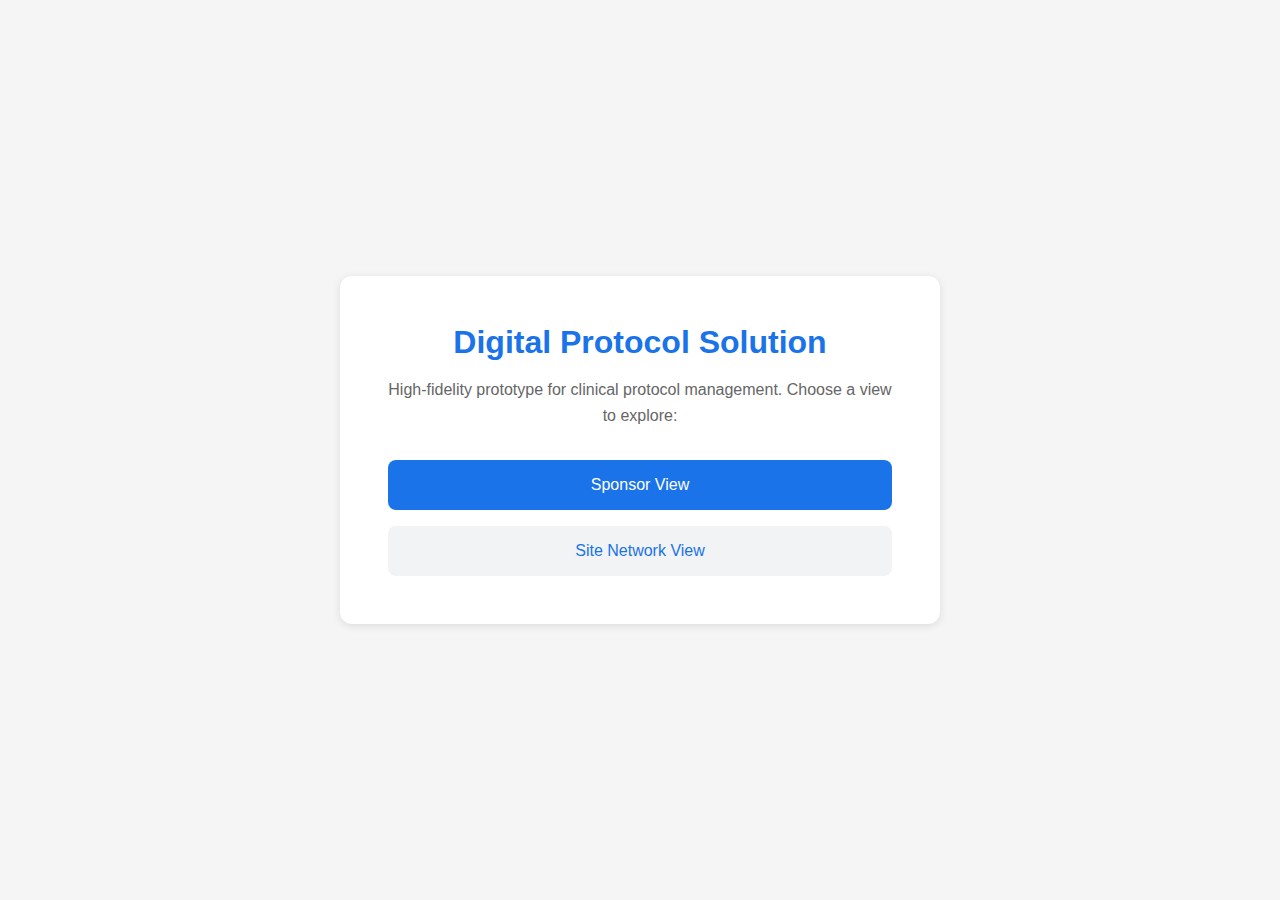
<file: index.html>
<!DOCTYPE html>
<html lang="en">
<head>
    <meta charset="UTF-8">
    <meta name="viewport" content="width=device-width, initial-scale=1.0">
    <title>Digital Protocol Solution - Prototype</title>
    <style>
        * {
            margin: 0;
            padding: 0;
            box-sizing: border-box;
        }
        
        body {
            font-family: -apple-system, BlinkMacSystemFont, 'Segoe UI', Roboto, 'Helvetica Neue', Arial, sans-serif;
            background: #f5f5f5;
            display: flex;
            justify-content: center;
            align-items: center;
            min-height: 100vh;
            padding: 20px;
        }
        
        .landing-container {
            background: white;
            border-radius: 12px;
            padding: 48px;
            max-width: 600px;
            box-shadow: 0 2px 8px rgba(0,0,0,0.1);
            text-align: center;
        }
        
        h1 {
            color: #1a73e8;
            margin-bottom: 16px;
            font-size: 2em;
        }
        
        p {
            color: #666;
            margin-bottom: 32px;
            line-height: 1.6;
        }
        
        .nav-links {
            display: flex;
            flex-direction: column;
            gap: 16px;
        }
        
        .nav-link {
            display: block;
            padding: 16px 24px;
            background: #1a73e8;
            color: white;
            text-decoration: none;
            border-radius: 8px;
            font-weight: 500;
            transition: background 0.2s;
        }
        
        .nav-link:hover {
            background: #1557b0;
        }
        
        .nav-link.secondary {
            background: #f1f3f4;
            color: #1a73e8;
        }
        
        .nav-link.secondary:hover {
            background: #e8eaed;
        }
    </style>
</head>
<body>
    <div class="landing-container">
        <h1>Digital Protocol Solution</h1>
        <p>High-fidelity prototype for clinical protocol management. Choose a view to explore:</p>
        <div class="nav-links">
            <a href="sponsor.html" class="nav-link">Sponsor View</a>
            <a href="network.html" class="nav-link secondary">Site Network View</a>
        </div>
    </div>
</body>
</html>
</file>
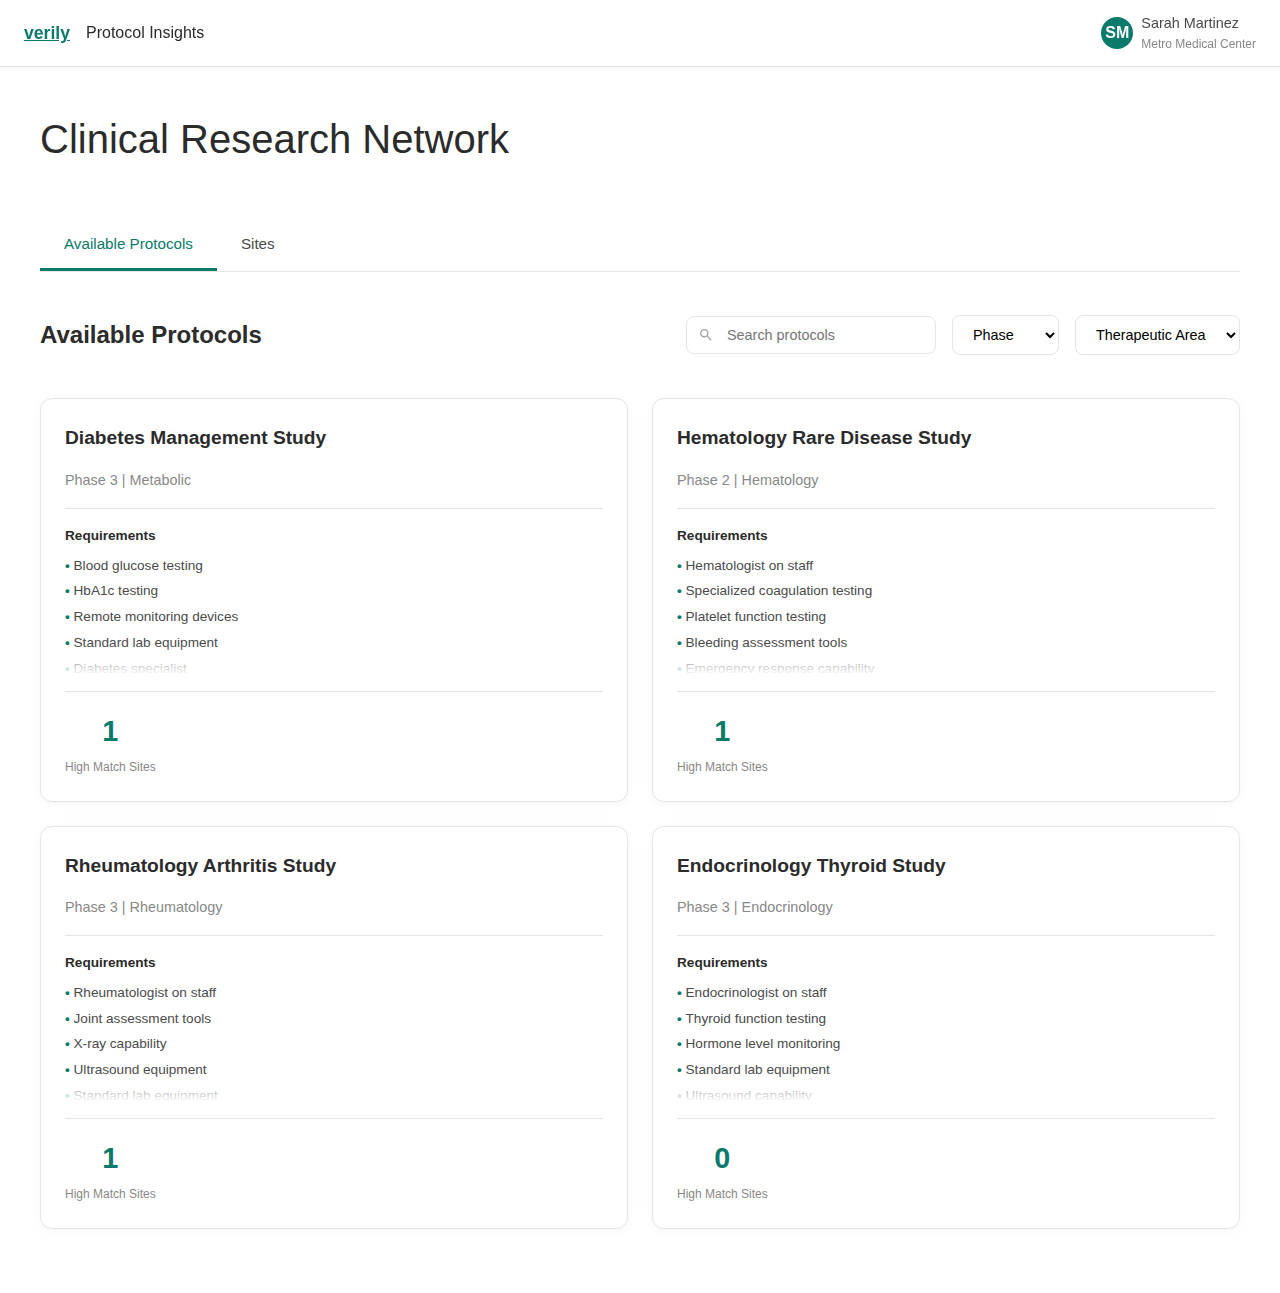
<file: network.html>
<!DOCTYPE html>
<html lang="en">
<head>
    <meta charset="UTF-8">
    <meta name="viewport" content="width=device-width, initial-scale=1.0">
    <title>Site Network - Verily Digital Protocol</title>
    <link rel="stylesheet" href="styles.css">
    <style>
        /* Network-specific styles */
        /* Tabs */
        .view-tabs {
            display: flex;
            gap: 0;
            border-bottom: 1px solid var(--verily-border);
            margin: 0 40px 24px 40px;
        }

        .view-tab {
            padding: 16px 24px;
            background: none;
            border: none;
            border-bottom: 3px solid transparent;
            cursor: pointer;
            font-size: 0.95em;
            font-weight: 500;
            color: var(--verily-text);
            transition: all 0.2s ease;
        }

        .view-tab:hover {
            color: var(--verily-primary);
        }

        .view-tab.active {
            color: var(--verily-primary);
            border-bottom-color: var(--verily-primary);
        }

        .view-content {
            display: none;
        }

        .view-content.active {
            display: block;
        }

        .sites-grid {
            display: grid;
            grid-template-columns: repeat(auto-fill, minmax(350px, 1fr));
            gap: 24px;
            margin-bottom: 24px;
        }

        .site-card {
            background: white;
            border: 1px solid var(--verily-border);
            border-radius: 12px;
            padding: 24px;
            box-shadow: 0 2px 8px rgba(0,0,0,0.04);
            cursor: pointer;
            transition: all 0.2s ease;
        }

        .site-card:hover {
            box-shadow: 0 4px 16px rgba(0,0,0,0.08);
            transform: translateY(-2px);
        }

        .site-card-header {
            margin-bottom: 16px;
        }

        .site-card-name {
            font-size: 1.2em;
            font-weight: 600;
            color: var(--verily-secondary);
            margin-bottom: 4px;
        }

        .site-card-location {
            font-size: 0.9em;
            color: #888;
        }

        .site-card-specialties {
            margin-bottom: 16px;
        }

        .site-card-specialties-label {
            font-size: 0.85em;
            color: #888;
            margin-bottom: 8px;
        }

        .specialty-tags {
            display: flex;
            flex-wrap: wrap;
            gap: 6px;
        }

        .specialty-tag {
            padding: 4px 10px;
            background: rgba(10, 122, 107, 0.1);
            color: var(--verily-primary);
            border-radius: 12px;
            font-size: 0.75em;
            font-weight: 500;
        }

        .site-card-metrics {
            display: grid;
            grid-template-columns: repeat(2, 1fr);
            gap: 12px;
            padding-top: 16px;
            border-top: 1px solid var(--verily-border);
        }

        .site-metric {
            display: flex;
            flex-direction: column;
        }

        .site-metric-label {
            font-size: 0.75em;
            color: #888;
            margin-bottom: 4px;
        }

        .site-metric-value {
            font-size: 1.1em;
            font-weight: 600;
            color: var(--verily-secondary);
        }

        .site-card-capabilities-count {
            font-size: 0.85em;
            color: #888;
            margin-top: 8px;
        }

        /* Protocol list styles */
        .protocols-grid {
            display: grid;
            grid-template-columns: repeat(auto-fill, minmax(400px, 1fr));
            gap: 24px;
            margin-bottom: 24px;
        }

        .protocol-card {
            background: white;
            border: 1px solid var(--verily-border);
            border-radius: 12px;
            padding: 24px;
            box-shadow: 0 2px 8px rgba(0,0,0,0.04);
            cursor: pointer;
            transition: all 0.2s ease;
        }

        .protocol-card:hover {
            box-shadow: 0 4px 16px rgba(0,0,0,0.08);
            transform: translateY(-2px);
        }

        .protocol-card-header {
            margin-bottom: 16px;
            display: flex;
            flex-direction: column;
        }

        .protocol-card-title {
            font-size: 1.2em;
            font-weight: 600;
            color: var(--verily-secondary);
            margin-bottom: 8px;
            display: block;
        }

        .protocol-card-meta {
            font-size: 0.9em;
            color: #888;
            margin-top: 8px;
            line-height: 1.5;
            display: block;
        }

        .protocol-card-metrics {
            display: flex;
            justify-content: space-between;
            align-items: center;
            padding-top: 16px;
            border-top: 1px solid var(--verily-border);
        }

        .protocol-metric {
            display: flex;
            flex-direction: column;
            align-items: center;
        }

        .protocol-metric-value {
            font-size: 1.8em;
            font-weight: 600;
            color: var(--verily-primary);
            margin-bottom: 4px;
        }

        .protocol-metric-label {
            font-size: 0.75em;
            color: #888;
        }

        .protocol-card-requirements {
            margin: 16px 0;
            padding-top: 16px;
            border-top: 1px solid var(--verily-border);
        }

        .protocol-requirements-label {
            font-size: 0.85em;
            font-weight: 600;
            color: var(--verily-secondary);
            margin-bottom: 8px;
        }

        .protocol-requirements-list {
            font-size: 0.85em;
            color: var(--verily-text);
            line-height: 1.6;
            max-height: 120px;
            overflow: hidden;
            position: relative;
        }

        .protocol-requirements-list.truncated::after {
            content: '';
            position: absolute;
            bottom: 0;
            left: 0;
            right: 0;
            height: 30px;
            background: linear-gradient(to bottom, transparent, white);
        }

        .protocol-requirement-item {
            margin-bottom: 4px;
        }

        .protocol-requirement-item::before {
            content: '• ';
            color: var(--verily-primary);
            font-weight: bold;
        }
    </style>
</head>
<body>
    <!-- Navigation Bar -->
    <div class="nav-bar">
        <div class="nav-left">
            <a href="index.html" class="nav-logo">verily</a>
            <div class="nav-title">Protocol Insights</div>
        </div>
        <div class="nav-right">
            <div class="user-profile">
                <div class="user-avatar">SM</div>
                <div class="user-info">
                    <div class="user-name">Sarah Martinez</div>
                    <div class="user-org">Metro Medical Center</div>
                </div>
            </div>
        </div>
    </div>

    <!-- Main Content -->
    <div class="welcome-section">
        <h1 class="welcome-title">Clinical Research Network</h1>
    </div>

    <!-- Tabs -->
    <div class="view-tabs">
        <button class="view-tab active" onclick="switchView('protocols', event)">Available Protocols</button>
        <button class="view-tab" onclick="switchView('sites', event)">Sites</button>
    </div>

    <!-- Protocols View -->
    <div class="view-content active" id="protocolsView">
        <div class="protocols-section">
            <div class="protocols-header">
                <h2 class="protocols-title">Available Protocols</h2>
                <div class="protocols-controls">
                    <div class="search-box">
                        <svg class="search-icon" viewBox="0 0 24 24" fill="currentColor">
                            <path d="M15.5 14h-.79l-.28-.27C15.41 12.59 16 11.11 16 9.5 16 5.91 13.09 3 9.5 3S3 5.91 3 9.5 5.91 16 9.5 16c1.61 0 3.09-.59 4.23-1.57l.27.28v.79l5 4.99L20.49 19l-4.99-5zm-6 0C7.01 14 5 11.99 5 9.5S7.01 5 9.5 5 14 7.01 14 9.5 11.99 14 9.5 14z"/>
                        </svg>
                        <input type="text" class="search-input" id="protocolSearch" placeholder="Search protocols">
                    </div>
                    <select class="filter-select" id="phaseFilter">
                        <option value="">Phase</option>
                    </select>
                    <select class="filter-select" id="therapeuticAreaFilter">
                        <option value="">Therapeutic Area</option>
                    </select>
                </div>
            </div>
            <div class="protocols-grid" id="protocolsGrid">
                <!-- Protocol cards will be rendered here -->
            </div>
        </div>
    </div>

    <!-- Sites View -->
    <div class="view-content" id="sitesView">
        <div class="protocols-section">
            <div class="protocols-header">
                <h2 class="protocols-title">Sites</h2>
                <div class="protocols-controls">
                    <div class="search-box">
                        <svg class="search-icon" viewBox="0 0 24 24" fill="currentColor">
                            <path d="M15.5 14h-.79l-.28-.27C15.41 12.59 16 11.11 16 9.5 16 5.91 13.09 3 9.5 3S3 5.91 3 9.5 5.91 16 9.5 16c1.61 0 3.09-.59 4.23-1.57l.27.28v.79l5 4.99L20.49 19l-4.99-5zm-6 0C7.01 14 5 11.99 5 9.5S7.01 5 9.5 5 14 7.01 14 9.5 11.99 14 9.5 14z"/>
                        </svg>
                        <input type="text" class="search-input" id="siteSearch" placeholder="Search sites">
                    </div>
                    <select class="filter-select" id="specialtyFilter">
                        <option value="">Specialty</option>
                    </select>
                    <select class="filter-select" id="capabilityFilter">
                        <option value="">Capability</option>
                    </select>
                </div>
            </div>
            <div class="sites-grid" id="sitesGrid">
                <!-- Site cards will be rendered here -->
            </div>
        </div>
    </div>


    <script src="data.js"></script>
    <script>
        let allSites = [];
        let allProtocols = [];

        // Initialize
        document.addEventListener('DOMContentLoaded', function() {
            allSites = ProtocolData.sites;
            // Filter to only published protocols
            allProtocols = ProtocolData.protocols.filter(p => 
                p.status === 'Published' && p.isPublic === true
            );
            initializeFilters();
            renderSites();
            renderProtocols();
            setupEventListeners();
        });

        function switchView(viewName, evt) {
            // Update tabs
            document.querySelectorAll('.view-tab').forEach(tab => tab.classList.remove('active'));
            document.querySelectorAll('.view-content').forEach(content => content.classList.remove('active'));
            
            if (evt && evt.target) {
                evt.target.classList.add('active');
            } else {
                // Fallback: find the button by viewName
                const buttons = document.querySelectorAll('.view-tab');
                buttons.forEach(btn => {
                    if ((viewName === 'sites' && btn.textContent.trim() === 'Sites') ||
                        (viewName === 'protocols' && btn.textContent.trim() === 'Available Protocols')) {
                        btn.classList.add('active');
                    }
                });
            }
            
            if (viewName === 'sites') {
                document.getElementById('sitesView').classList.add('active');
            } else if (viewName === 'protocols') {
                document.getElementById('protocolsView').classList.add('active');
            }
        }

        function initializeFilters() {
            // Get all unique specialties
            const specialties = [...new Set(ProtocolData.sites.flatMap(site => site.specialties))].sort();
            const specialtyFilter = document.getElementById('specialtyFilter');
            specialties.forEach(specialty => {
                const option = document.createElement('option');
                option.value = specialty;
                option.textContent = specialty;
                specialtyFilter.appendChild(option);
            });

            // Get all unique capabilities
            const capabilities = [...new Set(ProtocolData.sites.flatMap(site => site.capabilities))].sort();
            const capabilityFilter = document.getElementById('capabilityFilter');
            capabilities.forEach(capability => {
                const option = document.createElement('option');
                option.value = capability;
                option.textContent = capability;
                capabilityFilter.appendChild(option);
            });

            // Initialize protocol filters
            const phases = [...new Set(allProtocols.map(p => p.phase))].sort();
            const phaseFilter = document.getElementById('phaseFilter');
            phases.forEach(phase => {
                const option = document.createElement('option');
                option.value = phase;
                option.textContent = phase;
                phaseFilter.appendChild(option);
            });

            const therapeuticAreas = [...new Set(allProtocols.map(p => p.therapeuticArea))].sort();
            const therapeuticAreaFilter = document.getElementById('therapeuticAreaFilter');
            therapeuticAreas.forEach(ta => {
                const option = document.createElement('option');
                option.value = ta;
                option.textContent = ta;
                therapeuticAreaFilter.appendChild(option);
            });
        }

        function setupEventListeners() {
            document.getElementById('siteSearch').addEventListener('input', filterSites);
            document.getElementById('specialtyFilter').addEventListener('change', filterSites);
            document.getElementById('capabilityFilter').addEventListener('change', filterSites);
            
            document.getElementById('protocolSearch').addEventListener('input', filterProtocols);
            document.getElementById('phaseFilter').addEventListener('change', filterProtocols);
            document.getElementById('therapeuticAreaFilter').addEventListener('change', filterProtocols);
        }

        function filterSites() {
            const searchTerm = document.getElementById('siteSearch').value.toLowerCase();
            const specialtyFilter = document.getElementById('specialtyFilter').value;
            const capabilityFilter = document.getElementById('capabilityFilter').value;

            const filteredSites = allSites.filter(site => {
                const matchesSearch = !searchTerm || 
                    site.name.toLowerCase().includes(searchTerm) ||
                    site.location.toLowerCase().includes(searchTerm);
                
                const matchesSpecialty = !specialtyFilter || 
                    site.specialties.includes(specialtyFilter);
                
                const matchesCapability = !capabilityFilter || 
                    site.capabilities.includes(capabilityFilter);

                return matchesSearch && matchesSpecialty && matchesCapability;
            });

            renderSites(filteredSites);
        }

        function filterProtocols() {
            const searchTerm = document.getElementById('protocolSearch').value.toLowerCase();
            const phaseFilter = document.getElementById('phaseFilter').value;
            const therapeuticAreaFilter = document.getElementById('therapeuticAreaFilter').value;

            const filteredProtocols = allProtocols.filter(protocol => {
                const matchesSearch = !searchTerm || 
                    protocol.title.toLowerCase().includes(searchTerm) ||
                    protocol.therapeuticArea.toLowerCase().includes(searchTerm);
                
                const matchesPhase = !phaseFilter || protocol.phase === phaseFilter;
                const matchesTherapeuticArea = !therapeuticAreaFilter || 
                    protocol.therapeuticArea === therapeuticAreaFilter;

                return matchesSearch && matchesPhase && matchesTherapeuticArea;
            });

            renderProtocols(filteredProtocols);
        }

        function renderProtocols(protocols = allProtocols) {
            const container = document.getElementById('protocolsGrid');
            if (!container || !window.ProtocolData) {
                console.error('Container or ProtocolData not found');
                return;
            }

            if (protocols.length === 0) {
                container.innerHTML = '<p style="color: #888; grid-column: 1 / -1;">No protocols found matching your criteria</p>';
                return;
            }

            container.innerHTML = protocols.map(protocol => {
                // Calculate high match sites (match score >= 70)
                const matches = ProtocolData.matchSitesToProtocol(protocol.id);
                const highMatchSites = matches.filter(m => m.matchScore >= 70);
                const highMatchCount = highMatchSites.length;

                // Show all requirements but truncate visually if there are many
                const requirements = protocol.requirements || [];
                const hasManyRequirements = requirements.length > 6;
                const truncatedClass = hasManyRequirements ? 'truncated' : '';

                const requirementsHtml = requirements.length > 0 
                    ? `
                        <div class="protocol-card-requirements">
                            <div class="protocol-requirements-label">Requirements</div>
                            <div class="protocol-requirements-list ${truncatedClass}">
                                ${requirements.map(req => 
                                    `<div class="protocol-requirement-item">${req}</div>`
                                ).join('')}
                            </div>
                        </div>
                    `
                    : '';

                return `
                    <div class="protocol-card" onclick="window.location.href='protocol-detail.html?id=${protocol.id}&view=network'">
                        <div class="protocol-card-header">
                            <div class="protocol-card-title">${protocol.title}</div>
                            <div class="protocol-card-meta">${protocol.phase} | ${protocol.therapeuticArea}</div>
                        </div>
                        ${requirementsHtml}
                        <div class="protocol-card-metrics">
                            <div class="protocol-metric">
                                <div class="protocol-metric-value">${highMatchCount}</div>
                                <div class="protocol-metric-label">High Match Sites</div>
                            </div>
                        </div>
                    </div>
                `;
            }).join('');
        }

        function renderSites(sites = allSites) {
            const container = document.getElementById('sitesGrid');
            if (!container || !window.ProtocolData) {
                console.error('Container or ProtocolData not found');
                return;
            }

            if (sites.length === 0) {
                container.innerHTML = '<p style="color: #888; grid-column: 1 / -1;">No sites found matching your criteria</p>';
                return;
            }

            container.innerHTML = sites.map(site => {
                const performance = site.pastPerformance;
                
                return `
                    <div class="site-card" onclick="window.location.href='site.html?id=${site.id}'">
                        <div class="site-card-header">
                            <div class="site-card-name">${site.name}</div>
                            <div class="site-card-location">${site.location}</div>
                        </div>
                        <div class="site-card-specialties">
                            <div class="site-card-specialties-label">Specialties</div>
                            <div class="specialty-tags">
                                ${site.specialties.map(spec => `<span class="specialty-tag">${spec}</span>`).join('')}
                            </div>
                        </div>
                        <div class="site-card-metrics">
                            <div class="site-metric">
                                <div class="site-metric-label">Enrollment Rate</div>
                                <div class="site-metric-value">${performance.enrollmentRate}%</div>
                            </div>
                            <div class="site-metric">
                                <div class="site-metric-label">Retention Rate</div>
                                <div class="site-metric-value">${performance.retentionRate}%</div>
                            </div>
                            <div class="site-metric">
                                <div class="site-metric-label">Compliance</div>
                                <div class="site-metric-value">${performance.protocolCompliance}%</div>
                            </div>
                            <div class="site-metric">
                                <div class="site-metric-label">Time to First Patient</div>
                                <div class="site-metric-value">${performance.averageTimeToFirstPatient} days</div>
                            </div>
                        </div>
                    </div>
                `;
            }).join('');
        }

        // Make switchView available globally
        window.switchView = switchView;
    </script>
</body>
</html>
</file>
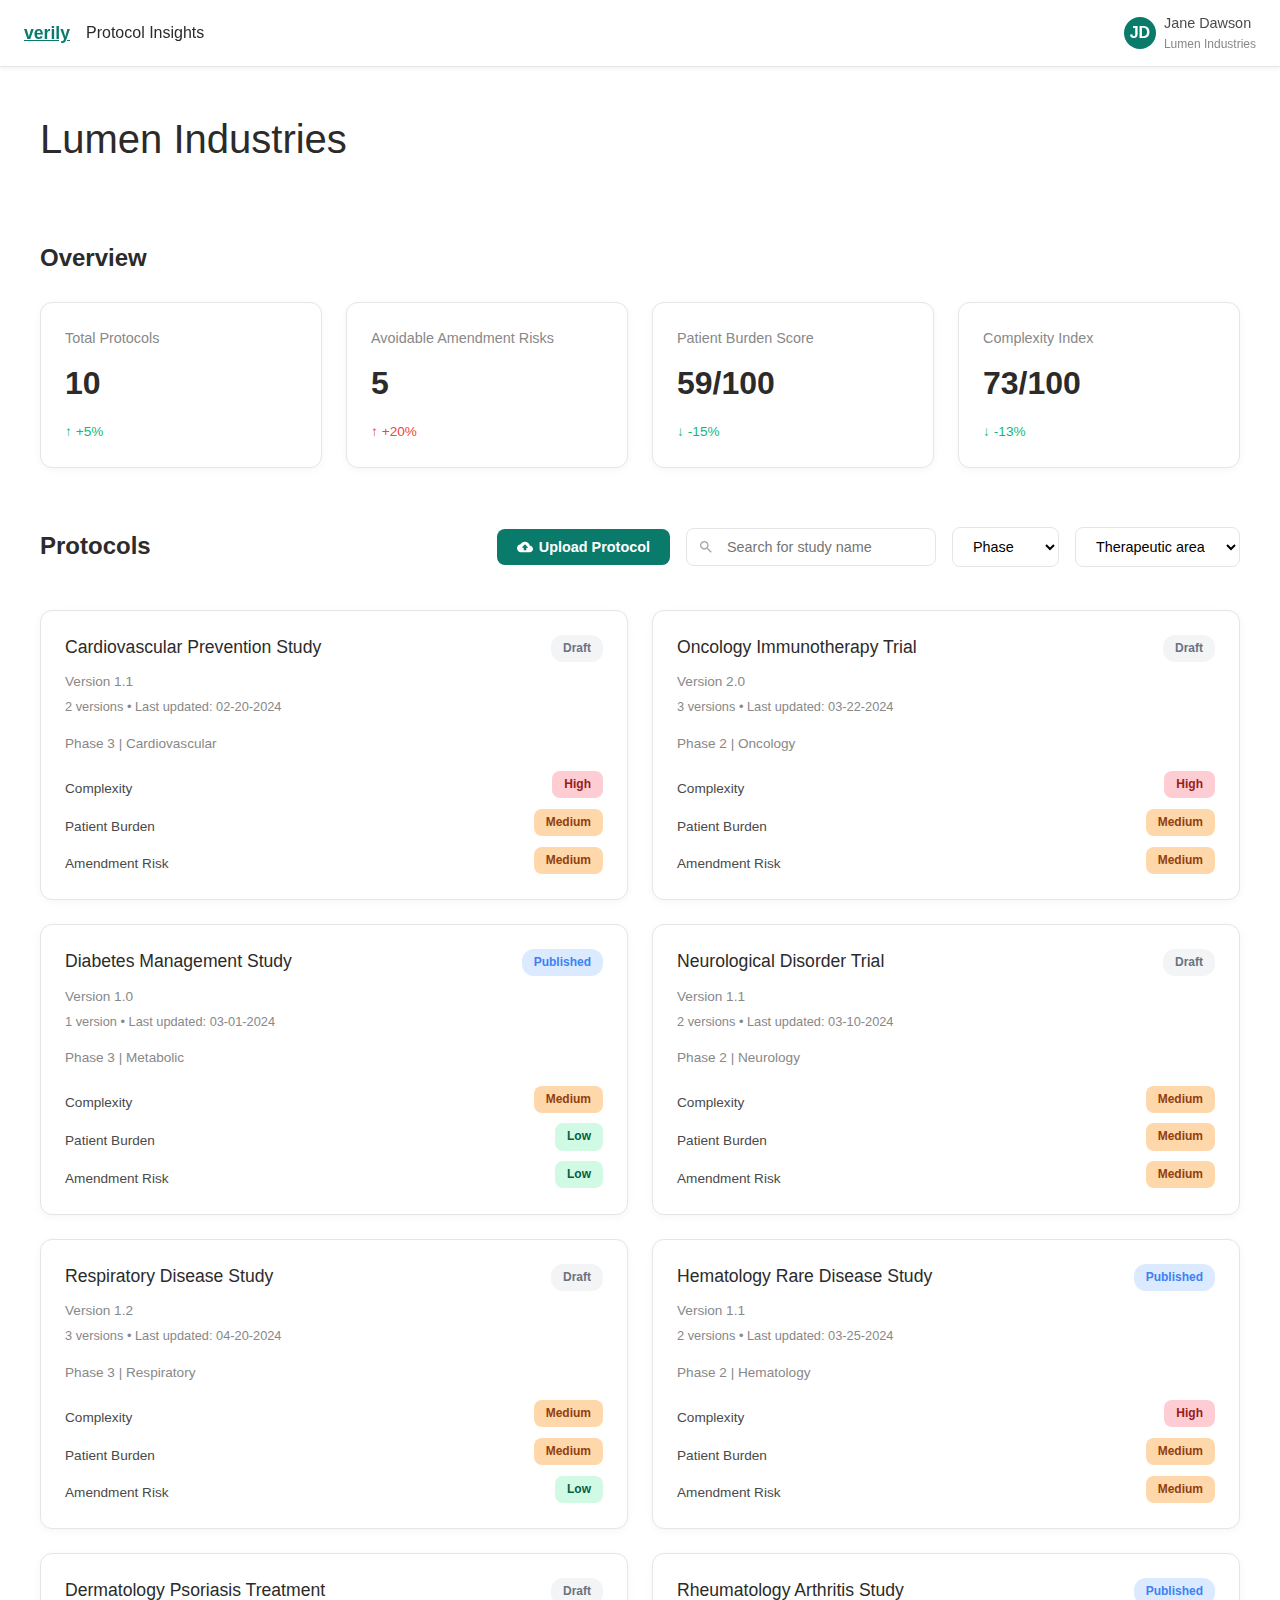
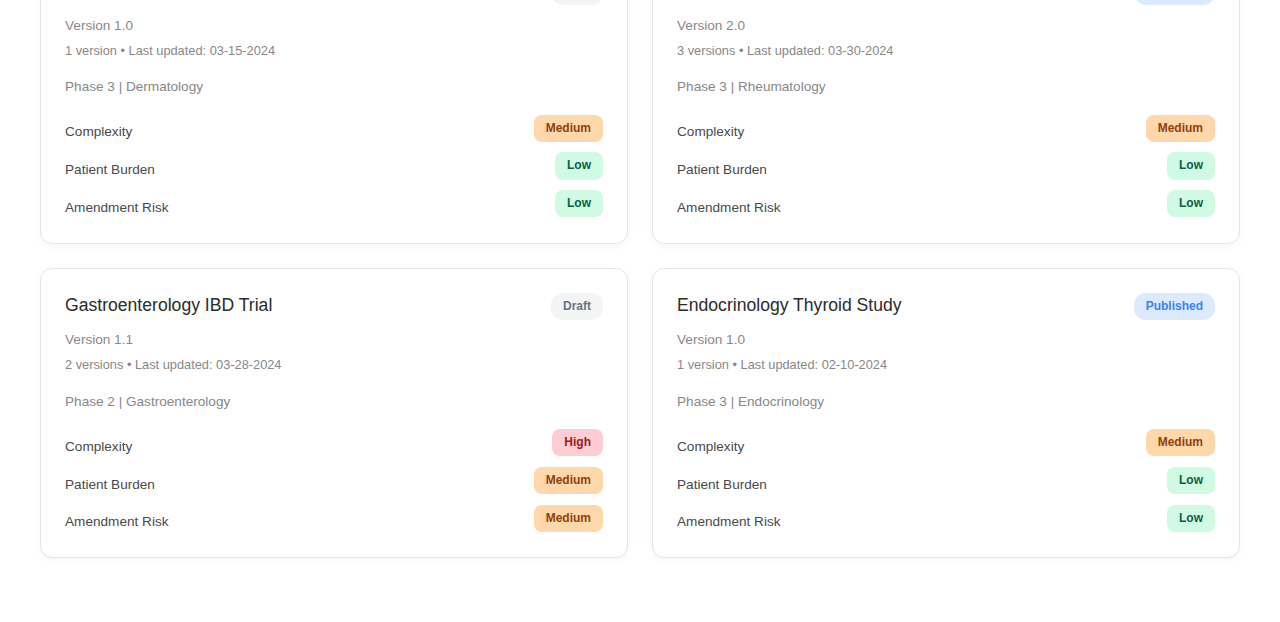
<file: protocol-detail.html>
<!DOCTYPE html>
<html lang="en">
<head>
    <meta charset="UTF-8">
    <meta name="viewport" content="width=device-width, initial-scale=1.0">
    <title>Protocol Detail - Verily Protocol Insights</title>
    <link rel="stylesheet" href="styles.css">
    <style>
        /* Protocol Detail Specific Styles */
        .detail-nav-bar {
            background: white;
            border-bottom: 1px solid var(--verily-border);
            padding: 12px 24px;
            display: flex;
            justify-content: space-between;
            align-items: center;
            position: sticky;
            top: 0;
            z-index: 100;
            box-shadow: 0 2px 4px rgba(0,0,0,0.05);
        }

        .detail-nav-left {
            display: flex;
            align-items: center;
            gap: 16px;
        }

        .back-link {
            display: flex;
            align-items: center;
            gap: 8px;
            text-decoration: none;
            color: var(--verily-text);
            font-weight: 500;
        }

        .back-link:hover {
            color: var(--verily-primary);
        }

        .detail-nav-right {
            display: flex;
            gap: 12px;
            align-items: center;
        }

        .btn-status-completed {
            padding: 8px 16px;
            border-radius: 20px;
            border: none;
            font-size: 0.85em;
            font-weight: 600;
            background: rgba(16, 185, 129, 0.1);
            color: var(--verily-success);
            cursor: pointer;
        }

        .btn-export {
            padding: 8px 16px;
            border-radius: 8px;
            border: 1px solid var(--verily-border);
            background: white;
            font-size: 0.85em;
            cursor: pointer;
            display: flex;
            align-items: center;
            gap: 6px;
        }

        .protocol-header {
            padding: 40px;
            background: white;
        }

        .protocol-header-id {
            font-size: 1.5em;
            font-weight: 600;
            color: var(--verily-secondary);
            margin-bottom: 8px;
        }

        .protocol-header-title {
            font-size: 1.8em;
            font-weight: 600;
            color: var(--verily-secondary);
            margin-bottom: 8px;
        }

        .protocol-header-version {
            font-size: 1em;
            color: #888;
        }

        .overview-metrics {
            display: grid;
            grid-template-columns: repeat(4, 1fr);
            gap: 24px;
            padding: 0 40px 40px 40px;
        }

        .overview-metric-card {
            background: white;
            border: 1px solid var(--verily-border);
            border-radius: 12px;
            padding: 24px;
            box-shadow: 0 2px 8px rgba(0,0,0,0.04);
        }

        .overview-metric-label {
            font-size: 0.9em;
            color: #888;
            margin-bottom: 8px;
            font-weight: 500;
        }

        .overview-metric-value {
            font-size: 2.5em;
            font-weight: 600;
            color: var(--verily-secondary);
            margin-bottom: 8px;
        }

        .overview-metric-comparison {
            font-size: 0.85em;
            color: #888;
            margin-bottom: 12px;
        }

        .overview-metric-trend {
            display: flex;
            align-items: center;
            gap: 4px;
            font-size: 0.85em;
            font-weight: 600;
        }

        .trend-up {
            color: var(--verily-success);
        }

        .trend-down {
            color: var(--verily-danger);
        }

        .metric-section {
            background: white;
            border: 1px solid var(--verily-border);
            border-radius: 12px;
            padding: 32px;
            margin: 0 40px 24px 40px;
            box-shadow: 0 2px 8px rgba(0,0,0,0.04);
        }

        .metric-section-header {
            display: flex;
            justify-content: space-between;
            align-items: center;
            margin-bottom: 24px;
        }

        .metric-section-title {
            font-size: 1.5em;
            font-weight: 600;
            color: var(--verily-secondary);
        }

        .view-drivers-link {
            color: var(--verily-primary);
            font-size: 0.9em;
            text-decoration: none;
        }

        .view-drivers-link:hover {
            text-decoration: underline;
        }

        .metric-score-display {
            display: flex;
            align-items: baseline;
            gap: 12px;
            margin-bottom: 24px;
        }

        .metric-score-value {
            font-size: 3em;
            font-weight: 600;
            color: var(--verily-secondary);
        }

        .metric-score-trend {
            display: flex;
            align-items: center;
            gap: 4px;
            font-size: 1em;
            font-weight: 600;
        }

        .driver-item {
            padding: 20px;
            margin-bottom: 16px;
            background: var(--verily-neutral);
            border-radius: 8px;
            border-left: 4px solid var(--verily-primary);
        }

        .driver-name {
            font-weight: 600;
            color: var(--verily-secondary);
            margin-bottom: 8px;
            font-size: 1em;
        }

        .driver-description {
            color: var(--verily-text);
            line-height: 1.6;
            font-size: 0.9em;
        }

        .amendment-risk-gauge {
            display: flex;
            align-items: center;
            justify-content: center;
            margin: 32px 0;
        }

        .gauge-container {
            position: relative;
            width: 200px;
            height: 200px;
        }

        .gauge-circle {
            width: 200px;
            height: 200px;
            border-radius: 50%;
            border: 24px solid #e5e7eb;
            border-top-color: var(--verily-danger);
            border-right-color: var(--verily-danger);
            border-bottom-color: transparent;
            border-left-color: transparent;
            transform: rotate(-45deg);
            position: relative;
        }

        .gauge-value {
            position: absolute;
            top: 50%;
            left: 50%;
            transform: translate(-50%, -50%);
            font-size: 4em;
            font-weight: 600;
            color: var(--verily-secondary);
        }

        .recommended-actions {
            padding: 0 40px 40px 40px;
        }

        .recommended-actions-header {
            display: flex;
            justify-content: space-between;
            align-items: center;
            margin-bottom: 24px;
        }

        .recommended-actions-title {
            font-size: 1.5em;
            font-weight: 600;
            color: var(--verily-secondary);
        }

        .action-navigation {
            display: flex;
            align-items: center;
            gap: 12px;
        }

        .action-nav-arrow {
            width: 32px;
            height: 32px;
            border: 1px solid var(--verily-border);
            border-radius: 8px;
            display: flex;
            align-items: center;
            justify-content: center;
            cursor: pointer;
            background: white;
        }

        .action-nav-arrow:hover {
            background: var(--verily-neutral);
        }

        .action-nav-arrow:disabled {
            opacity: 0.5;
            cursor: not-allowed;
        }

        .action-cards-container {
            display: grid;
            grid-template-columns: repeat(2, 1fr);
            gap: 24px;
        }

        .action-card {
            background: white;
            border: 1px solid var(--verily-border);
            border-radius: 12px;
            padding: 24px;
            box-shadow: 0 2px 8px rgba(0,0,0,0.04);
        }

        .action-card-title {
            font-size: 1.1em;
            font-weight: 600;
            color: var(--verily-secondary);
            margin-bottom: 12px;
        }

        .action-card-description {
            color: var(--verily-text);
            line-height: 1.6;
            font-size: 0.9em;
        }

        .footer-info {
            padding: 24px 40px;
            border-top: 1px solid var(--verily-border);
            background: white;
            font-size: 0.85em;
            color: #888;
            display: flex;
            align-items: center;
            gap: 8px;
        }

        /* Tabs for protocol detail */
        .detail-tab-container {
            border-bottom: 1px solid var(--verily-border);
            margin: 0 40px 24px 40px;
            padding: 0;
        }

        .detail-tabs {
            display: flex;
            gap: 0;
        }

        .detail-tab {
            padding: 16px 24px;
            background: none;
            border: none;
            border-bottom: 3px solid transparent;
            cursor: pointer;
            font-size: 0.95em;
            font-weight: 500;
            color: var(--verily-text);
            transition: all 0.2s ease;
        }

        .detail-tab:hover {
            color: var(--verily-primary);
        }

        .detail-tab.active {
            color: var(--verily-primary);
            border-bottom-color: var(--verily-primary);
        }

        .detail-tab-content {
            display: none;
            padding: 0 0 40px 0;
        }

        .detail-tab-content .overview-section {
            padding-left: 0;
            padding-right: 0;
        }

        .detail-tab-content .protocols-section {
            padding-left: 0;
            padding-right: 0;
            margin-left: 40px;
            margin-right: 40px;
        }

        .detail-tab-content.active {
            display: block;
        }

        .version-list {
            display: flex;
            flex-direction: column;
            gap: 16px;
        }

        .version-item {
            background: white;
            border: 1px solid var(--verily-border);
            border-radius: 8px;
            padding: 20px;
            display: flex;
            justify-content: space-between;
            align-items: center;
        }

        .version-info {
            flex: 1;
        }

        .version-number {
            font-weight: 600;
            color: var(--verily-secondary);
            margin-bottom: 4px;
        }

        .version-date {
            font-size: 0.85em;
            color: #888;
            margin-bottom: 8px;
        }

        .version-status {
            margin-top: 8px;
        }

        .version-metrics {
            display: flex;
            gap: 24px;
            align-items: center;
        }

        .version-metric {
            text-align: center;
            min-width: 80px;
        }

        .version-metric-label {
            font-size: 0.75em;
            color: #888;
            margin-bottom: 4px;
        }

        .version-metric-value {
            font-size: 1.1em;
            font-weight: 600;
            color: var(--verily-secondary);
        }

        /* Site Matching Styles */
        .site-leaderboard {
            display: flex;
            flex-direction: column;
            gap: 16px;
        }

        .site-match-card {
            background: white;
            border: 1px solid var(--verily-border);
            border-radius: 12px;
            padding: 24px;
            display: flex;
            justify-content: space-between;
            align-items: center;
            transition: all 0.2s ease;
        }

        .site-match-card:hover {
            box-shadow: 0 4px 12px rgba(0,0,0,0.08);
        }

        .site-match-info {
            flex: 1;
        }

        .site-match-name {
            font-size: 1.1em;
            font-weight: 600;
            color: var(--verily-secondary);
            margin-bottom: 4px;
        }

        .site-match-location {
            font-size: 0.9em;
            color: #888;
            margin-bottom: 8px;
        }

        .site-match-details {
            font-size: 0.85em;
            color: var(--verily-text);
        }

        .site-match-score {
            text-align: center;
            margin-right: 24px;
        }

        .match-score-value {
            font-size: 2em;
            font-weight: 600;
            color: var(--verily-primary);
            margin-bottom: 4px;
        }

        .match-score-label {
            font-size: 0.85em;
            color: #888;
        }

        .spinner {
            display: inline-block;
            width: 16px;
            height: 16px;
            border: 2px solid rgba(255,255,255,0.3);
            border-radius: 50%;
            border-top-color: white;
            animation: spin 0.8s linear infinite;
        }

        @keyframes spin {
            to { transform: rotate(360deg); }
        }

        .btn-loading {
            opacity: 0.7;
            cursor: not-allowed;
        }

        /* Upload Section */
        .upload-section {
            background: white;
            border: 1px solid var(--verily-border);
            border-radius: 12px;
            padding: 32px;
            margin-bottom: 24px;
            text-align: center;
        }

        .upload-area {
            border: 2px dashed var(--verily-border);
            border-radius: 8px;
            padding: 48px;
            cursor: pointer;
            transition: all 0.2s ease;
        }

        .upload-area:hover {
            border-color: var(--verily-primary);
            background: rgba(10, 122, 107, 0.02);
        }

        .upload-area.dragover {
            border-color: var(--verily-primary);
            background: rgba(10, 122, 107, 0.05);
        }

        .upload-icon {
            width: 48px;
            height: 48px;
            margin: 0 auto 16px;
            opacity: 0.5;
        }

        .upload-text {
            font-size: 1.1em;
            color: var(--verily-secondary);
            margin-bottom: 8px;
        }

        .upload-hint {
            font-size: 0.9em;
            color: #888;
        }

        /* Pipeline Visualization */
        .pipeline {
            display: flex;
            justify-content: space-between;
            align-items: center;
            margin: 40px 0;
            position: relative;
        }

        .pipeline::before {
            content: '';
            position: absolute;
            top: 50%;
            left: 0;
            right: 0;
            height: 2px;
            background: var(--verily-border);
            z-index: 0;
        }

        .pipeline-step {
            background: white;
            border: 2px solid var(--verily-border);
            border-radius: 50%;
            width: 80px;
            height: 80px;
            display: flex;
            align-items: center;
            justify-content: center;
            position: relative;
            z-index: 1;
            transition: all 0.3s ease;
        }

        .pipeline-step.active {
            border-color: var(--verily-primary);
            background: var(--verily-primary);
            color: white;
        }

        .pipeline-step.completed {
            border-color: var(--verily-success);
            background: var(--verily-success);
            color: white;
        }

        .pipeline-step-label {
            position: absolute;
            top: 100%;
            margin-top: 12px;
            font-size: 0.85em;
            color: var(--verily-text);
            white-space: nowrap;
        }

        .pipeline-step.active .pipeline-step-label {
            color: var(--verily-primary);
            font-weight: 600;
        }

        /* Modal */
        .modal {
            display: none;
            position: fixed;
            top: 0;
            left: 0;
            right: 0;
            bottom: 0;
            background: rgba(0,0,0,0.5);
            z-index: 1000;
            align-items: center;
            justify-content: center;
        }

        .modal.active {
            display: flex;
        }

        .modal-content {
            background: white;
            border-radius: 12px;
            padding: 32px;
            max-width: 800px;
            max-height: 80vh;
            overflow-y: auto;
            position: relative;
        }

        .modal-header {
            display: flex;
            justify-content: space-between;
            align-items: center;
            margin-bottom: 24px;
        }

        .modal-title {
            font-size: 1.5em;
            font-weight: 600;
            color: var(--verily-secondary);
        }

        .modal-close {
            width: 32px;
            height: 32px;
            cursor: pointer;
            opacity: 0.6;
        }

        .modal-close:hover {
            opacity: 1;
        }

        /* Toast */
        .toast {
            position: fixed;
            bottom: 24px;
            right: 24px;
            background: var(--verily-success);
            color: white;
            padding: 16px 24px;
            border-radius: 8px;
            box-shadow: 0 4px 12px rgba(0,0,0,0.15);
            display: none;
            z-index: 2000;
            animation: slideIn 0.3s ease;
        }

        .toast.active {
            display: block;
        }

        @keyframes slideIn {
            from {
                transform: translateX(100%);
                opacity: 0;
            }
            to {
                transform: translateX(0);
                opacity: 1;
            }
        }

        @media (max-width: 1200px) {
            .overview-metrics {
                grid-template-columns: repeat(2, 1fr);
            }

            .action-cards-container {
                grid-template-columns: 1fr;
            }
        }

        @media (max-width: 768px) {
            .overview-metrics {
                grid-template-columns: 1fr;
            }
        }
    </style>
</head>
<body>
    <!-- Navigation Bar -->
    <div class="detail-nav-bar">
        <div class="detail-nav-left">
            <div class="nav-logo">verily</div>
            <div class="nav-title">Protocol Insights</div>
        </div>
        <div class="detail-nav-right">
            <button class="btn-export" onclick="showUploadModal()" style="background: var(--verily-primary); color: white; border-color: var(--verily-primary);">
                <svg width="16" height="16" viewBox="0 0 24 24" fill="currentColor" style="margin-right: 6px;">
                    <path d="M19.35 10.04C18.67 6.59 15.64 4 12 4 9.11 4 6.6 5.64 5.35 8.04 2.34 8.36 0 10.91 0 14c0 3.31 2.69 6 6 6h13c2.76 0 5-2.24 5-5 0-2.64-2.05-4.78-4.65-4.96zM14 13v4h-4v-4H7l5-5 5 5h-3z"/>
                </svg>
                Upload New Version
            </button>
            <button class="btn-export" onclick="exportProtocol()">
                <svg width="16" height="16" viewBox="0 0 24 24" fill="currentColor">
                    <path d="M19 9h-4V3H9v6H5l7 7 7-7zM5 18v2h14v-2H5z"/>
                </svg>
                Export
            </button>
            <button class="btn-export" onclick="sendToEDC()" style="background: var(--verily-accent); color: white; border-color: var(--verily-accent);">
                Send to EDC
            </button>
            <div class="user-profile">
                <div class="user-avatar">JD</div>
                <div class="user-info">
                    <div class="user-name">Jane Dawson</div>
                    <div class="user-org">Lumen Industries</div>
                </div>
            </div>
        </div>
    </div>

    <!-- Protocol Header -->
    <div class="protocol-header">
        <a href="sponsor.html" class="back-link">
            <svg width="24" height="24" viewBox="0 0 24 24" fill="currentColor">
                <path d="M15.41 7.41L14 6l-6 6 6 6 1.41-1.41L10.83 12z"/>
            </svg>
            <span>Back to Protocols</span>
        </a>
        <div>
            <div class="protocol-header-title" id="protocolHeaderTitle"></div>
            <div class="protocol-header-version" id="protocolHeaderVersion"></div>
        </div>
    </div>

    <!-- Tabs -->
    <div class="detail-tab-container">
        <div class="detail-tabs">
            <button class="detail-tab active" onclick="switchDetailTab('overview')">Overview</button>
            <button class="detail-tab" onclick="switchDetailTab('matching')">Potential Sites</button>
            <button class="detail-tab" onclick="switchDetailTab('versions')">Version History</button>
        </div>
    </div>

    <!-- Overview Tab -->
    <div class="detail-tab-content active" id="overviewTab">
    <!-- Overview Metrics -->
    <div class="overview-metrics">
        <div class="overview-metric-card">
            <div class="overview-metric-label">Arms</div>
            <div class="overview-metric-value" id="armsValue">-</div>
            <div class="overview-metric-comparison" id="armsComparison"></div>
            <div class="overview-metric-trend" id="armsTrend"></div>
        </div>
        <div class="overview-metric-card">
            <div class="overview-metric-label">Visits</div>
            <div class="overview-metric-value" id="visitsValue">-</div>
            <div class="overview-metric-comparison" id="visitsComparison"></div>
            <div class="overview-metric-trend" id="visitsTrend"></div>
        </div>
        <div class="overview-metric-card">
            <div class="overview-metric-label">Activities</div>
            <div class="overview-metric-value" id="activitiesValue">-</div>
            <div class="overview-metric-comparison" id="activitiesComparison"></div>
            <div class="overview-metric-trend" id="activitiesTrend"></div>
        </div>
        <div class="overview-metric-card">
            <div class="overview-metric-label">Visit Activities</div>
            <div class="overview-metric-value" id="visitActivitiesValue">-</div>
            <div class="overview-metric-comparison" id="visitActivitiesComparison"></div>
            <div class="overview-metric-trend" id="visitActivitiesTrend"></div>
        </div>
    </div>

    <!-- Complexity Index Section -->
    <div class="metric-section">
        <div class="metric-section-header">
            <div class="metric-section-title">Complexity Index</div>
            <a href="#" class="view-drivers-link">View drivers in protocol ></a>
        </div>
        <div class="metric-score-display">
            <div class="metric-score-value" id="complexityScore">-</div>
            <div class="metric-score-trend" id="complexityTrend"></div>
        </div>
        <div class="metric-progress-container">
            <div class="metric-progress-bar">
                <div class="metric-progress-fill" id="complexityProgress">
                    <div class="metric-progress-slider"></div>
                </div>
            </div>
        </div>
        <div style="margin-top: 32px;">
            <div style="font-weight: 600; color: var(--verily-secondary); margin-bottom: 16px;">Top drivers:</div>
            <div id="complexityDrivers"></div>
        </div>
    </div>

    <!-- Patient Burden Score Section -->
    <div class="metric-section">
        <div class="metric-section-header">
            <div class="metric-section-title">Patient Burden Score</div>
            <a href="#" class="view-drivers-link">View drivers in protocol ></a>
        </div>
        <div class="metric-score-display">
            <div class="metric-score-value" id="patientBurdenScore">-</div>
            <div class="metric-score-trend" id="patientBurdenScoreTrend"></div>
        </div>
        <div class="metric-progress-container">
            <div class="metric-progress-bar">
                <div class="metric-progress-fill" id="patientBurdenScoreProgress">
                    <div class="metric-progress-slider"></div>
                </div>
            </div>
        </div>
        <div style="margin-top: 32px;">
            <div style="font-weight: 600; color: var(--verily-secondary); margin-bottom: 16px;">Top drivers:</div>
            <div id="patientBurdenDrivers"></div>
        </div>
    </div>

    <!-- Avoidable Amendment Risk Section -->
    <div class="metric-section">
        <div class="metric-section-header">
            <div class="metric-section-title">Avoidable Amendment Risk</div>
            <a href="#" class="view-drivers-link">View drivers in protocol ></a>
        </div>
        <div class="metric-score-display">
            <div class="metric-score-trend" id="amendmentRiskTrend"></div>
        </div>
        <div class="amendment-risk-gauge">
            <div class="gauge-container">
                <div class="gauge-circle" id="amendmentGauge"></div>
                <div class="gauge-value" id="amendmentRiskCount">-</div>
            </div>
        </div>
        <div style="margin-top: 32px;">
            <div style="font-weight: 600; color: var(--verily-secondary); margin-bottom: 16px;">Top drivers:</div>
            <div id="amendmentRiskDrivers"></div>
        </div>
    </div>

    <!-- Recommended Actions -->
    <div class="recommended-actions">
        <div class="recommended-actions-header">
            <div class="recommended-actions-title" id="recommendedActionsTitle">Recommended Actions</div>
            <div class="action-navigation">
                <button class="action-nav-arrow" id="prevAction" onclick="changeAction(-1)">
                    <svg width="16" height="16" viewBox="0 0 24 24" fill="currentColor">
                        <path d="M15.41 7.41L14 6l-6 6 6 6 1.41-1.41L10.83 12z"/>
                    </svg>
                </button>
                <span id="actionCounter">1/6</span>
                <button class="action-nav-arrow" id="nextAction" onclick="changeAction(1)">
                    <svg width="16" height="16" viewBox="0 0 24 24" fill="currentColor">
                        <path d="M10 6L8.59 7.41 13.17 12l-4.58 4.59L10 18l6-6z"/>
                    </svg>
                </button>
            </div>
        </div>
        <div class="action-cards-container" id="actionCards"></div>
    </div>
    </div>

    <!-- Version History Tab -->
    <div class="detail-tab-content" id="versionsTab">
        <div class="protocols-section">
            <div class="version-list" id="versionList">
                <!-- Versions will be rendered here -->
            </div>
        </div>
    </div>

    <!-- Potential Sites Tab -->
    <div class="detail-tab-content" id="matchingTab">
        <div class="protocols-section">
            <div class="site-leaderboard" id="siteLeaderboard">
                <!-- Site matches will be rendered here -->
            </div>
        </div>
    </div>

    <!-- Upload Modal -->
    <div class="modal" id="uploadModal">
        <div class="modal-content" style="max-width: 600px;">
            <div class="modal-header">
                <div class="modal-title">Upload New Version</div>
                <svg class="modal-close" onclick="closeModal('uploadModal')" viewBox="0 0 24 24" fill="currentColor">
                    <path d="M19 6.41L17.59 5 12 10.59 6.41 5 5 6.41 10.59 12 5 17.59 6.41 19 12 13.41 17.59 19 19 17.59 13.41 12z"/>
                </svg>
            </div>
            <div class="upload-section" style="margin: 0;">
                <div class="upload-area" id="uploadArea" onclick="document.getElementById('fileInput').click()">
                    <svg class="upload-icon" viewBox="0 0 24 24" fill="currentColor">
                        <path d="M19.35 10.04C18.67 6.59 15.64 4 12 4 9.11 4 6.6 5.64 5.35 8.04 2.34 8.36 0 10.91 0 14c0 3.31 2.69 6 6 6h13c2.76 0 5-2.24 5-5 0-2.64-2.05-4.78-4.65-4.96zM14 13v4h-4v-4H7l5-5 5 5h-3z"/>
                    </svg>
                    <div class="upload-text">Click to upload or drag and drop</div>
                    <div class="upload-hint">PDF Protocol Document (Max 10MB)</div>
                </div>
                <input type="file" id="fileInput" accept=".pdf" style="display: none;">
            </div>

            <!-- Pipeline Visualization -->
            <div class="pipeline" id="pipeline" style="display: none; margin: 32px 0;">
                <div class="pipeline-step" id="step1">
                    <svg width="32" height="32" viewBox="0 0 24 24" fill="currentColor">
                        <path d="M19 9h-4V3H9v6H5l7 7 7-7zM5 18v2h14v-2H5z"/>
                    </svg>
                    <div class="pipeline-step-label">Ingestion</div>
                </div>
                <div class="pipeline-step" id="step2">
                    <svg width="32" height="32" viewBox="0 0 24 24" fill="currentColor">
                        <path d="M12 2C6.48 2 2 6.48 2 12s4.48 10 10 10 10-4.48 10-10S17.52 2 12 2zm-2 15l-5-5 1.41-1.41L10 14.17l7.59-7.59L19 8l-9 9z"/>
                    </svg>
                    <div class="pipeline-step-label">LLM Extraction</div>
                </div>
                <div class="pipeline-step" id="step3">
                    <svg width="32" height="32" viewBox="0 0 24 24" fill="currentColor">
                        <path d="M19 3H5c-1.1 0-2 .9-2 2v14c0 1.1.9 2 2 2h14c1.1 0 2-.9 2-2V5c0-1.1-.9-2-2-2zM9 17H7v-7h2v7zm4 0h-2V7h2v10zm4 0h-2v-4h2v4z"/>
                    </svg>
                    <div class="pipeline-step-label">Analytics</div>
                </div>
            </div>
        </div>
    </div>

    <!-- Toast -->
    <div class="toast" id="toast">
        <div id="toastMessage"></div>
    </div>

    <!-- Footer -->
    <div class="footer-info">
        <svg width="16" height="16" viewBox="0 0 24 24" fill="currentColor" style="opacity: 0.6;">
            <path d="M12 2C6.48 2 2 6.48 2 12s4.48 10 10 10 10-4.48 10-10S17.52 2 12 2zm1 15h-2v-2h2v2zm0-4h-2V7h2v6z"/>
        </svg>
        <span>Scores and % are benchmarked against Verily's authorized digital protocol corpus (by TA/Phase)</span>
    </div>

    <script src="data.js"></script>
    <script>
        let currentProtocol = null;
        let currentAnalytics = null;
        let currentActionPage = 0;
        const actionsPerPage = 2;

        // Get protocol ID from URL
        const urlParams = new URLSearchParams(window.location.search);
        const protocolId = urlParams.get('id');

        // Initialize
        document.addEventListener('DOMContentLoaded', function() {
            if (!protocolId) {
                alert('No protocol ID provided');
                window.location.href = 'sponsor.html';
                return;
            }

            loadProtocol(protocolId);
            setupUpload();
        });

        function loadProtocol(protocolId) {
            currentProtocol = ProtocolData.protocols.find(p => p.id === protocolId);
            if (!currentProtocol) {
                alert('Protocol not found');
                window.location.href = 'sponsor.html';
                return;
            }

            // Find the latest version for this protocol
            const versions = ProtocolData.versions.filter(v => v.protocolId === protocolId);
            const version = versions.length > 0 ? versions[versions.length - 1] : null;
            currentAnalytics = ProtocolData.protocolAnalytics[protocolId];

            console.log('Loading protocol:', protocolId);
            console.log('Version found:', version);
            console.log('Analytics found:', currentAnalytics);

            // Update header
            document.getElementById('protocolHeaderTitle').textContent = currentProtocol.title;
            if (version) {
                document.getElementById('protocolHeaderVersion').textContent = `Version ${version.versionNumber} • ${currentProtocol.status}`;
            } else {
                document.getElementById('protocolHeaderVersion').textContent = `No version yet • ${currentProtocol.status}`;
            }

            // Update overview metrics
            if (currentAnalytics) {
                document.getElementById('armsValue').textContent = currentAnalytics.arms;
                document.getElementById('armsComparison').textContent = `Median for same TA/Phase: ${currentAnalytics.armsMedian}`;
                updateTrend('armsTrend', currentAnalytics.armsTrend);

                document.getElementById('visitsValue').textContent = currentAnalytics.visits;
                document.getElementById('visitsComparison').textContent = `Median for same TA/Phase: ${currentAnalytics.visitsMedian}`;
                updateTrend('visitsTrend', currentAnalytics.visitsTrend);

                document.getElementById('activitiesValue').textContent = currentAnalytics.activities;
                document.getElementById('activitiesComparison').textContent = `Median for same TA/Phase: ${currentAnalytics.activitiesMedian}`;
                updateTrend('activitiesTrend', currentAnalytics.activitiesTrend);

                document.getElementById('visitActivitiesValue').textContent = currentAnalytics.visitActivities.toLocaleString();
                document.getElementById('visitActivitiesComparison').textContent = `Median for same TA/Phase: ${currentAnalytics.visitActivitiesMedian.toLocaleString()}`;
                updateTrend('visitActivitiesTrend', currentAnalytics.visitActivitiesTrend);
            }

            // Update complexity index
            if (version) {
                document.getElementById('complexityScore').textContent = `${version.complexityScore}/100`;
                document.getElementById('complexityProgress').style.width = `${version.complexityScore}%`;
                if (currentAnalytics) {
                    updateTrend('complexityTrend', currentAnalytics.complexityTrend);
                }
            }

            // Update patient burden
            if (version && version.patientBurdenScore !== undefined) {
                const patientBurdenScoreEl = document.getElementById('patientBurdenScore');
                const patientBurdenScoreProgressEl = document.getElementById('patientBurdenScoreProgress');
                if (patientBurdenScoreEl) {
                    patientBurdenScoreEl.textContent = `${version.patientBurdenScore}/100`;
                }
                if (patientBurdenScoreProgressEl) {
                    patientBurdenScoreProgressEl.style.width = `${version.patientBurdenScore}%`;
                }
                if (currentAnalytics && currentAnalytics.patientBurdenTrend !== undefined) {
                    updateTrend('patientBurdenScoreTrend', currentAnalytics.patientBurdenTrend);
                }
            } else {
                console.warn('No version or patient burden score found for protocol:', protocolId);
            }

            // Update amendment risk
            if (currentAnalytics) {
                const amendmentRiskTrendEl = document.getElementById('amendmentRiskTrend');
                const amendmentRiskCountEl = document.getElementById('amendmentRiskCount');
                const amendmentGaugeEl = document.getElementById('amendmentGauge');
                
                if (amendmentRiskTrendEl && currentAnalytics.amendmentRiskTrend !== undefined) {
                    updateTrend('amendmentRiskTrend', currentAnalytics.amendmentRiskTrend);
                }
                if (amendmentRiskCountEl && currentAnalytics.amendmentRiskCount !== undefined) {
                    amendmentRiskCountEl.textContent = currentAnalytics.amendmentRiskCount;
                }
                if (amendmentGaugeEl && currentAnalytics.amendmentRiskCount !== undefined) {
                    updateGauge(currentAnalytics.amendmentRiskCount);
                }
            } else {
                console.warn('No analytics data found for protocol:', protocolId);
            }

            // Render drivers
            if (currentAnalytics) {
                renderDrivers('complexityDrivers', currentAnalytics.complexityDrivers);
                renderDrivers('patientBurdenDrivers', currentAnalytics.patientBurdenDrivers);
                renderDrivers('amendmentRiskDrivers', currentAnalytics.amendmentRiskDrivers);
                renderRecommendedActions();
            }
        }

        function updateTrend(elementId, trend) {
            const element = document.getElementById(elementId);
            if (!element) {
                console.warn('Element not found:', elementId);
                return;
            }
            if (trend === undefined || trend === null) {
                console.warn('Trend value is undefined for:', elementId);
                return;
            }
            const isPositive = trend > 0;
            const color = isPositive ? 'var(--verily-success)' : 'var(--verily-danger)';
            const arrow = isPositive ? '↑' : '↓';
            element.innerHTML = `<span style="color: ${color}">${arrow}</span><span style="color: ${color}">${Math.abs(trend)}%</span>`;
            element.className = `metric-score-trend ${isPositive ? 'trend-up' : 'trend-down'}`;
        }

        function updateGauge(count) {
            if (count === undefined || count === null) {
                console.warn('Gauge count is undefined');
                return;
            }
            const maxCount = 10; // Assume max of 10 for visualization
            const percentage = Math.min((count / maxCount) * 100, 100);
            const gauge = document.getElementById('amendmentGauge');
            if (!gauge) {
                console.warn('Amendment gauge element not found');
                return;
            }
            // 270 degrees for 3/4 circle (top to right), starting rotation at -45deg
            const degrees = (percentage / 100) * 270 - 45;
            gauge.style.transform = `rotate(${degrees}deg)`;
            gauge.style.transition = 'transform 0.5s ease';
        }

        function renderDrivers(containerId, drivers) {
            const container = document.getElementById(containerId);
            if (!drivers || drivers.length === 0) {
                container.innerHTML = '<div style="color: #888;">No drivers identified</div>';
                return;
            }

            container.innerHTML = drivers.map(driver => `
                <div class="driver-item">
                    <div class="driver-name">${driver.name}</div>
                    <div class="driver-description">${driver.description}</div>
                </div>
            `).join('');
        }

        function renderRecommendedActions() {
            const actions = currentAnalytics.recommendedActions || [];
            const totalPages = Math.ceil(actions.length / actionsPerPage);
            
            document.getElementById('recommendedActionsTitle').textContent = `${actions.length} Recommended Actions`;
            
            const startIndex = currentActionPage * actionsPerPage;
            const endIndex = startIndex + actionsPerPage;
            const currentActions = actions.slice(startIndex, endIndex);

            const container = document.getElementById('actionCards');
            container.innerHTML = currentActions.map(action => `
                <div class="action-card">
                    <div class="action-card-title">${action.title}</div>
                    <div class="action-card-description">${action.description}</div>
                </div>
            `).join('');

            // Update counter
            document.getElementById('actionCounter').textContent = `${currentActionPage + 1}/${totalPages}`;

            // Update navigation buttons
            document.getElementById('prevAction').disabled = currentActionPage === 0;
            document.getElementById('nextAction').disabled = currentActionPage >= totalPages - 1;
        }

        function changeAction(direction) {
            const actions = currentAnalytics.recommendedActions || [];
            const totalPages = Math.ceil(actions.length / actionsPerPage);
            
            currentActionPage += direction;
            if (currentActionPage < 0) currentActionPage = 0;
            if (currentActionPage >= totalPages) currentActionPage = totalPages - 1;
            
            renderRecommendedActions();
        }

        function switchDetailTab(tabName) {
            // Update tabs
            document.querySelectorAll('.detail-tab').forEach(tab => tab.classList.remove('active'));
            document.querySelectorAll('.detail-tab-content').forEach(content => content.classList.remove('active'));
            
            event.target.classList.add('active');
            
            if (tabName === 'overview') {
                document.getElementById('overviewTab').classList.add('active');
            } else if (tabName === 'versions') {
                document.getElementById('versionsTab').classList.add('active');
                renderVersionHistory();
            } else if (tabName === 'matching') {
                document.getElementById('matchingTab').classList.add('active');
                renderSiteMatching();
            }
        }

        function renderVersionHistory() {
            const container = document.getElementById('versionList');
            if (!currentProtocol) return;
            
            const versions = ProtocolData.versions.filter(v => v.protocolId === currentProtocol.id).reverse();
            
            if (versions.length === 0) {
                container.innerHTML = '<p style="color: #888;">No versions available</p>';
                return;
            }
            
            container.innerHTML = versions.map(version => {
                const ciLevel = getMetricLevel(version.complexityScore);
                const pbsLevel = getMetricLevel(version.patientBurdenScore);
                const riskLevel = getRiskLevel(version.amendmentRisk);
                const formattedDate = formatDate(version.uploadDate);
                
                return `
                    <div class="version-item">
                        <div class="version-info">
                            <div class="version-number">Version ${version.versionNumber}</div>
                            <div class="version-date">Uploaded: ${formattedDate}</div>
                            <div class="version-status">
                                <span class="protocol-status status-${currentProtocol.status === 'Draft' ? 'draft' : 'published'}">${currentProtocol.status}</span>
                            </div>
                        </div>
                        <div class="version-metrics">
                            <div class="version-metric">
                                <div class="version-metric-label">Complexity</div>
                                <div class="version-metric-value">${version.complexityScore}</div>
                            </div>
                            <div class="version-metric">
                                <div class="version-metric-label">Burden</div>
                                <div class="version-metric-value">${version.patientBurdenScore}</div>
                            </div>
                            <div class="version-metric">
                                <div class="version-metric-label">Risk</div>
                                <div class="version-metric-value">${version.amendmentRisk}</div>
                            </div>
                        </div>
                    </div>
                `;
            }).join('');
        }

        function getMetricLevel(score) {
            if (score >= 75) return 'high';
            if (score >= 50) return 'medium';
            return 'low';
        }

        function getRiskLevel(risk) {
            if (risk === 'Very High' || risk === 'High') return 'high';
            if (risk === 'Medium') return 'medium';
            return 'low';
        }

        function formatDate(dateString) {
            const date = new Date(dateString);
            const month = String(date.getMonth() + 1).padStart(2, '0');
            const day = String(date.getDate()).padStart(2, '0');
            const year = date.getFullYear();
            return `${month}-${day}-${year}`;
        }

        function exportUSDM(protocolId, versionId) {
            const usdmData = ProtocolData.getUSDMExport(protocolId);
            const blob = new Blob([usdmData], { type: 'application/json' });
            const url = URL.createObjectURL(blob);
            const a = document.createElement('a');
            a.href = url;
            a.download = `${protocolId}_export.json`;
            a.click();
            URL.revokeObjectURL(url);
        }

        function sendToEDC(protocolId) {
            const button = event ? event.target : null;
            if (button) {
                button.classList.add('btn-loading');
                const originalText = button.innerHTML;
                button.innerHTML = '<span class="spinner"></span> Sending...';
                button.disabled = true;

                setTimeout(() => {
                    const odmData = ProtocolData.getODMExport(protocolId || currentProtocol.id);
                    alert('Successfully sent to EDC!\n\nODM Payload:\n' + odmData.substring(0, 200) + '...');
                    if (button) {
                        button.classList.remove('btn-loading');
                        button.innerHTML = originalText;
                        button.disabled = false;
                    }
                }, 2000);
            } else {
                const odmData = ProtocolData.getODMExport(protocolId || currentProtocol.id);
                alert('Successfully sent to EDC!\n\nODM Payload:\n' + odmData.substring(0, 200) + '...');
            }
        }

        function renderSiteMatching() {
            if (!currentProtocol) return;
            
            const matches = ProtocolData.matchSitesToProtocol(currentProtocol.id);
            const container = document.getElementById('siteLeaderboard');
            
            if (matches.length === 0) {
                container.innerHTML = '<p style="color: #888;">No matching sites found</p>';
                return;
            }
            
            container.innerHTML = matches.map(match => `
                <div class="site-match-card">
                    <div class="site-match-info">
                        <div class="site-match-name">${match.site.name}</div>
                        <div class="site-match-location">${match.site.location}</div>
                        <div class="site-match-details">${match.matchDetails}</div>
                        ${match.missingCapabilities.length > 0 ? `
                            <div class="site-match-details" style="margin-top: 8px; color: #888;">
                                Missing: ${match.missingCapabilities.slice(0, 3).join(', ')}${match.missingCapabilities.length > 3 ? '...' : ''}
                            </div>
                        ` : ''}
                    </div>
                    <div class="site-match-score">
                        <div class="match-score-value">${match.matchScore}%</div>
                        <div class="match-score-label">Match Score</div>
                    </div>
                </div>
            `).join('');
        }

        function showUploadModal() {
            document.getElementById('uploadModal').classList.add('active');
        }

        function closeModal(modalId) {
            document.getElementById(modalId).classList.remove('active');
        }

        function setupUpload() {
            const uploadArea = document.getElementById('uploadArea');
            const fileInput = document.getElementById('fileInput');

            // Drag and drop
            uploadArea.addEventListener('dragover', (e) => {
                e.preventDefault();
                uploadArea.classList.add('dragover');
            });

            uploadArea.addEventListener('dragleave', () => {
                uploadArea.classList.remove('dragover');
            });

            uploadArea.addEventListener('drop', (e) => {
                e.preventDefault();
                uploadArea.classList.remove('dragover');
                const files = e.dataTransfer.files;
                if (files.length > 0) {
                    handleFileUpload(files[0]);
                }
            });

            fileInput.addEventListener('change', (e) => {
                if (e.target.files.length > 0) {
                    handleFileUpload(e.target.files[0]);
                }
            });

            // Close modal on outside click
            document.getElementById('uploadModal').addEventListener('click', (e) => {
                if (e.target.id === 'uploadModal') {
                    closeModal('uploadModal');
                }
            });
        }

        function handleFileUpload(file) {
            if (file.type !== 'application/pdf') {
                showToast('Please upload a PDF file');
                return;
            }

            // Show pipeline
            document.getElementById('pipeline').style.display = 'flex';
            // Simulate upload and processing
            simulatePipeline();
        }

        function simulatePipeline() {
            const steps = ['step1', 'step2', 'step3'];
            let currentStep = 0;

            // Reset pipeline
            steps.forEach(step => {
                document.getElementById(step).classList.remove('active', 'completed');
            });

            function processNextStep() {
                if (currentStep > 0) {
                    document.getElementById(steps[currentStep - 1]).classList.remove('active');
                    document.getElementById(steps[currentStep - 1]).classList.add('completed');
                }
                
                if (currentStep < steps.length) {
                    document.getElementById(steps[currentStep]).classList.add('active');
                    currentStep++;
                    setTimeout(processNextStep, 1500);
                } else {
                    // Pipeline complete - create new version
                    createNewVersion();
                }
            }

            processNextStep();
        }

        function createNewVersion() {
            if (!currentProtocol) return;

            const existingVersions = ProtocolData.versions.filter(v => v.protocolId === currentProtocol.id);
            const latestVersion = existingVersions.length > 0 ? existingVersions[existingVersions.length - 1] : null;
            const currentVersionNumber = latestVersion ? latestVersion.versionNumber : '0.0';
            const versionParts = currentVersionNumber.split('.');
            const newMinorVersion = parseInt(versionParts[1] || 0) + 1;
            const newVersionNumber = `${versionParts[0]}.${newMinorVersion}`;
            
            const newVersion = {
                id: `VER-${Date.now()}`,
                protocolId: currentProtocol.id,
                versionNumber: newVersionNumber,
                uploadDate: new Date().toISOString().split('T')[0],
                complexityScore: Math.floor(Math.random() * 30) + 70,
                patientBurdenScore: Math.floor(Math.random() * 30) + 60,
                amendmentRisk: ['Low', 'Medium', 'High'][Math.floor(Math.random() * 3)],
                status: 'Completed'
            };

            ProtocolData.versions.push(newVersion);
            showToast('New version uploaded successfully!');
            closeModal('uploadModal');
            
            // Refresh version history if on that tab
            if (document.getElementById('versionsTab').classList.contains('active')) {
                renderVersionHistory();
            }
        }

        function showToast(message) {
            document.getElementById('toastMessage').textContent = message;
            document.getElementById('toast').classList.add('active');
            setTimeout(() => {
                document.getElementById('toast').classList.remove('active');
            }, 3000);
        }

        function exportProtocol() {
            if (currentProtocol) {
                const usdmData = ProtocolData.getUSDMExport(currentProtocol.id);
                const blob = new Blob([usdmData], { type: 'application/json' });
                const url = URL.createObjectURL(blob);
                const a = document.createElement('a');
                a.href = url;
                a.download = `${currentProtocol.id}_export.json`;
                a.click();
                URL.revokeObjectURL(url);
            }
        }
    </script>
</body>
</html>
</file>
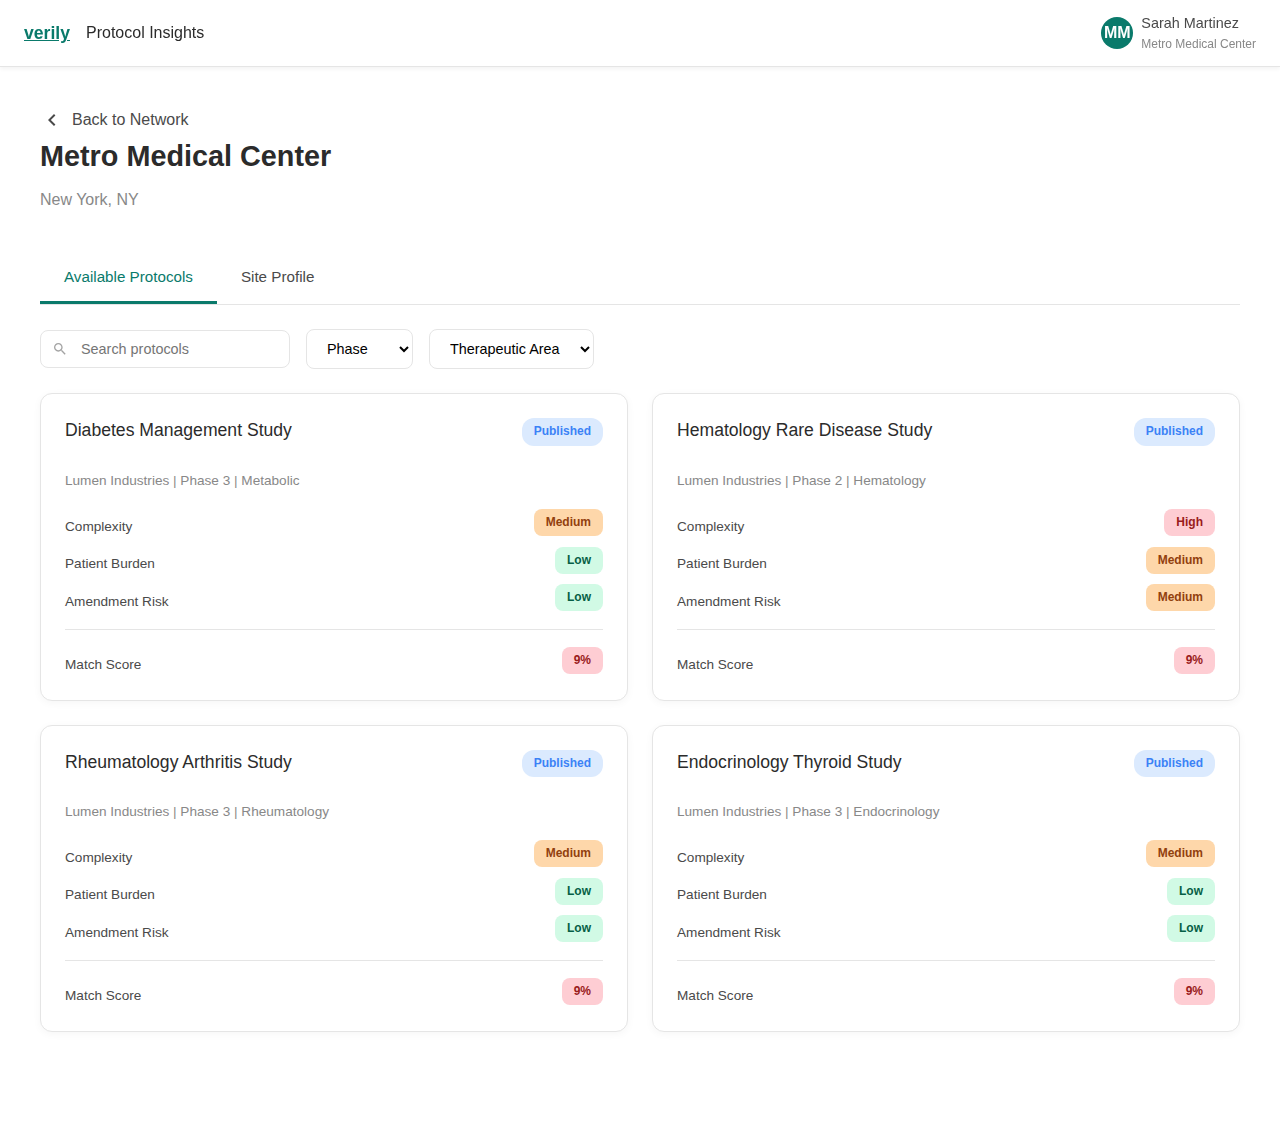
<file: site.html>
<!DOCTYPE html>
<html lang="en">
<head>
    <meta charset="UTF-8">
    <meta name="viewport" content="width=device-width, initial-scale=1.0">
    <title>Site View - Verily Digital Protocol</title>
    <link rel="stylesheet" href="styles.css">
    <style>
        /* Site-specific styles */
        .protocol-header {
            padding: 40px;
            background: white;
        }

        .back-link {
            display: flex;
            align-items: center;
            gap: 8px;
            text-decoration: none;
            color: var(--verily-text);
            font-weight: 500;
        }

        .back-link:hover {
            color: var(--verily-primary);
        }

        .protocol-header-title {
            font-size: 1.8em;
            font-weight: 600;
            color: var(--verily-secondary);
            margin-bottom: 8px;
        }

        .protocol-header-version {
            font-size: 1em;
            color: #888;
        }

        .detail-tab-container {
            border-bottom: 1px solid var(--verily-border);
            margin: 0 40px 24px 40px;
            padding: 0;
        }

        .detail-tabs {
            display: flex;
            gap: 0;
        }

        .detail-tab {
            padding: 16px 24px;
            background: none;
            border: none;
            border-bottom: 3px solid transparent;
            cursor: pointer;
            font-size: 0.95em;
            font-weight: 500;
            color: var(--verily-text);
            transition: all 0.2s ease;
        }

        .detail-tab:hover {
            color: var(--verily-primary);
        }

        .detail-tab.active {
            color: var(--verily-primary);
            border-bottom-color: var(--verily-primary);
        }

        .detail-tab-content {
            display: none;
        }

        .detail-tab-content {
            padding: 0 40px 40px 40px;
        }

        .detail-tab-content.active {
            display: block;
        }

        .detail-tab-content .protocols-section,
        .detail-tab-content .overview-section {
            padding-left: 0;
            padding-right: 0;
        }

        .marketplace-grid {
            display: grid;
            grid-template-columns: repeat(auto-fill, minmax(400px, 1fr));
            gap: 24px;
            margin-bottom: 24px;
        }

        .marketplace-card {
            background: white;
            border: 1px solid var(--verily-border);
            border-radius: 12px;
            padding: 24px;
            box-shadow: 0 2px 8px rgba(0,0,0,0.04);
            cursor: pointer;
            transition: all 0.2s ease;
            position: relative;
        }

        .marketplace-card:hover {
            box-shadow: 0 4px 16px rgba(0,0,0,0.08);
            transform: translateY(-2px);
        }


        .protocol-card-header {
            position: relative;
            display: flex;
            justify-content: space-between;
            align-items: flex-start;
            margin-bottom: 16px;
        }

        .protocol-title {
            font-size: 1.1em;
            font-weight: 500;
            color: var(--verily-secondary);
            margin-bottom: 12px;
            line-height: 1.4;
        }

        .protocol-version-info {
            font-size: 0.85em;
            color: #888;
            margin-top: 6px;
        }

        .protocol-version-history {
            font-size: 0.8em;
            color: #888;
            margin-top: 4px;
        }

        .protocol-meta {
            margin-bottom: 16px;
        }

        .protocol-details {
            font-size: 0.85em;
            color: #888;
            line-height: 1.5;
        }

        .protocol-metrics {
            display: flex;
            flex-direction: column;
            gap: 8px;
            margin-top: 16px;
        }

        .metric-row {
            display: flex;
            justify-content: space-between;
            align-items: center;
        }

        .metric-label {
            font-size: 0.85em;
            color: var(--verily-text);
            font-weight: 500;
        }

        .metric-badge {
            display: inline-flex;
            align-items: center;
            justify-content: center;
            padding: 4px 12px;
            border-radius: 8px;
            font-size: 0.75em;
            font-weight: 600;
        }

        .metric-low {
            background: #d1fae5;
            color: #065f46;
        }

        .metric-medium {
            background: #fed7aa;
            color: #92400e;
        }

        .metric-high {
            background: #fecdd3;
            color: #991b1b;
        }

        .match-score-divider {
            height: 1px;
            background: var(--verily-border);
            margin: 16px 0;
        }

        .match-score-row {
            display: flex;
            justify-content: space-between;
            align-items: center;
            margin-top: 8px;
        }


        .profile-header {
            display: flex;
            justify-content: space-between;
            align-items: center;
            margin-bottom: 24px;
        }

        .profile-title {
            font-size: 1.5em;
            font-weight: 600;
            color: var(--verily-secondary);
        }

        .profile-grid {
            display: grid;
            grid-template-columns: repeat(auto-fit, minmax(250px, 1fr));
            gap: 24px;
        }

        .profile-field {
            display: flex;
            flex-direction: column;
        }

        .profile-label {
            font-size: 0.85em;
            color: #888;
            margin-bottom: 8px;
        }

        .profile-input {
            padding: 10px 16px;
            border: 1px solid var(--verily-border);
            border-radius: 8px;
            font-size: 0.9em;
            background: white;
        }

        .profile-input:read-only {
            background: var(--verily-neutral);
            cursor: default;
        }

        .capabilities-list {
            display: flex;
            flex-wrap: wrap;
            gap: 8px;
            margin-top: 8px;
        }

        .capability-tag {
            padding: 6px 12px;
            background: rgba(10, 122, 107, 0.1);
            color: var(--verily-primary);
            border-radius: 12px;
            font-size: 0.85em;
            font-weight: 500;
        }

        .performance-metrics {
            display: grid;
            grid-template-columns: repeat(auto-fit, minmax(200px, 1fr));
            gap: 16px;
            margin-top: 24px;
        }

        .performance-metric {
            text-align: center;
            padding: 16px;
            background: var(--verily-neutral);
            border-radius: 8px;
        }

        .performance-metric-label {
            font-size: 0.85em;
            color: #888;
            margin-bottom: 8px;
        }

        .performance-metric-value {
            font-size: 1.8em;
            font-weight: 600;
            color: var(--verily-primary);
        }

        /* Protocol Detail Modal */
        .protocol-detail-modal {
            display: none;
            position: fixed;
            top: 0;
            left: 0;
            right: 0;
            bottom: 0;
            background: rgba(0,0,0,0.5);
            z-index: 1000;
            align-items: center;
            justify-content: center;
        }

        .protocol-detail-modal.active {
            display: flex;
        }

        .protocol-detail-content {
            background: white;
            border-radius: 12px;
            padding: 32px;
            max-width: 900px;
            max-height: 80vh;
            overflow-y: auto;
            position: relative;
        }

        .match-explanation {
            background: rgba(10, 122, 107, 0.05);
            border-left: 4px solid var(--verily-primary);
            border-radius: 8px;
            padding: 20px;
            margin: 24px 0;
        }

        .match-explanation-title {
            font-weight: 600;
            color: var(--verily-secondary);
            margin-bottom: 12px;
        }

        .match-reasons {
            display: flex;
            flex-direction: column;
            gap: 8px;
        }

        .match-reason {
            display: flex;
            align-items: center;
            gap: 8px;
        }

        .match-check {
            color: var(--verily-success);
            width: 20px;
            height: 20px;
        }

        .match-reason-text {
            color: var(--verily-text);
        }

    </style>
</head>
<body>
    <!-- Navigation Bar -->
    <div class="nav-bar">
        <div class="nav-left">
            <a href="index.html" class="nav-logo">verily</a>
            <div class="nav-title">Protocol Insights</div>
        </div>
        <div class="nav-right">
            <div class="user-profile">
                <div class="user-avatar" id="userAvatar">SM</div>
                <div class="user-info">
                    <div class="user-name">Sarah Martinez</div>
                    <div class="user-org" id="userOrg">Metro Medical Center</div>
                </div>
            </div>
        </div>
    </div>

    <!-- Site Header -->
    <div class="protocol-header">
        <a href="network.html" class="back-link">
            <svg width="24" height="24" viewBox="0 0 24 24" fill="currentColor">
                <path d="M15.41 7.41L14 6l-6 6 6 6 1.41-1.41L10.83 12z"/>
            </svg>
            <span>Back to Network</span>
        </a>
        <div>
            <div class="protocol-header-title" id="siteHeaderTitle"></div>
            <div class="protocol-header-version" id="siteHeaderLocation"></div>
        </div>
    </div>

    <!-- Tabs -->
    <div class="detail-tab-container">
        <div class="detail-tabs">
            <button class="detail-tab active" onclick="switchSiteTab('protocols')">Available Protocols</button>
            <button class="detail-tab" onclick="switchSiteTab('profile')">Site Profile</button>
        </div>
    </div>

    <!-- Available Protocols Tab -->
    <div class="detail-tab-content active" id="protocolsTab">
        <div class="protocols-section">
            <div class="protocols-header">
                <div class="protocols-controls">
                    <div class="search-box">
                        <svg class="search-icon" viewBox="0 0 24 24" fill="currentColor">
                            <path d="M15.5 14h-.79l-.28-.27C15.41 12.59 16 11.11 16 9.5 16 5.91 13.09 3 9.5 3S3 5.91 3 9.5 5.91 16 9.5 16c1.61 0 3.09-.59 4.23-1.57l.27.28v.79l5 4.99L20.49 19l-4.99-5zm-6 0C7.01 14 5 11.99 5 9.5S7.01 5 9.5 5 14 7.01 14 9.5 11.99 14 9.5 14z"/>
                        </svg>
                        <input type="text" class="search-input" id="marketplaceSearch" placeholder="Search protocols">
                    </div>
                    <select class="filter-select" id="marketplacePhaseFilter">
                        <option value="">Phase</option>
                    </select>
                    <select class="filter-select" id="marketplaceTaFilter">
                        <option value="">Therapeutic Area</option>
                    </select>
                </div>
            </div>
            <div class="marketplace-grid" id="marketplaceGrid">
                <!-- Protocol cards will be rendered here -->
            </div>
        </div>
    </div>

    <!-- Site Profile Tab -->
    <div class="detail-tab-content" id="profileTab">
        <div class="overview-section">
            <div class="performance-metrics">
                    <div class="performance-metric">
                        <div class="performance-metric-label">Enrollment Rate</div>
                        <div class="performance-metric-value" id="enrollmentRateValue">95%</div>
                    </div>
                    <div class="performance-metric">
                        <div class="performance-metric-label">Retention Rate</div>
                        <div class="performance-metric-value" id="retentionRateValue">88%</div>
                    </div>
                    <div class="performance-metric">
                        <div class="performance-metric-label">Protocol Compliance</div>
                        <div class="performance-metric-value" id="complianceValue">92%</div>
                    </div>
                    <div class="performance-metric">
                        <div class="performance-metric-label">Avg. Time to First Patient</div>
                        <div class="performance-metric-value" id="timeToFirstPatientValue">45 days</div>
                    </div>
                </div>
                <div class="profile-grid" style="margin-top: 32px;">
                    <div class="profile-field">
                        <div class="profile-label">Site Name</div>
                        <input type="text" class="profile-input" id="siteNameInput">
                    </div>
                    <div class="profile-field">
                        <div class="profile-label">Location</div>
                        <input type="text" class="profile-input" id="siteLocationInput">
                    </div>
                    <div class="profile-field">
                        <div class="profile-label">Specialties</div>
                        <div class="capabilities-list" id="specialtiesList">
                            <!-- Specialties will be rendered here -->
                        </div>
                    </div>
                </div>
                <div class="profile-field" style="margin-top: 24px;">
                    <div class="profile-label">Capabilities</div>
                    <div class="capabilities-list" id="capabilitiesList">
                        <!-- Capabilities will be rendered here -->
                    </div>
                </div>
        </div>
    </div>

    <!-- Protocol Detail Modal -->
    <div class="protocol-detail-modal" id="protocolDetailModal">
        <div class="protocol-detail-content">
            <div class="modal-header">
                <div class="modal-title" id="modalProtocolTitle"></div>
                <svg class="modal-close" onclick="closeProtocolModal()" viewBox="0 0 24 24" fill="currentColor">
                    <path d="M19 6.41L17.59 5 12 10.59 6.41 5 5 6.41 10.59 12 5 17.59 6.41 19 12 13.41 17.59 19 19 17.59 13.41 12z"/>
                </svg>
            </div>
            <div id="modalProtocolContent">
                <!-- Protocol details will be rendered here -->
            </div>
        </div>
    </div>

    <script src="data.js"></script>
    <script>
        // Get site ID from URL parameter, default to SITE-001
        const urlParams = new URLSearchParams(window.location.search);
        const currentSiteId = urlParams.get('id') || 'SITE-001';

        // Initialize
        document.addEventListener('DOMContentLoaded', function() {
            renderSiteProfile();
            renderMarketplace();
            setupEventListeners();
        });

        function switchSiteTab(tabName) {
            // Hide all tab contents
            document.querySelectorAll('.detail-tab-content').forEach(content => {
                content.classList.remove('active');
            });
            
            // Remove active class from all tabs
            document.querySelectorAll('.detail-tab').forEach(tab => {
                tab.classList.remove('active');
            });
            
            // Show selected tab content
            document.getElementById(tabName + 'Tab').classList.add('active');
            
            // Add active class to clicked tab
            event.target.classList.add('active');
        }

        function renderSiteProfile() {
            const site = ProtocolData.sites.find(s => s.id === currentSiteId);
            if (!site) {
                // If site not found, redirect to network page
                window.location.href = 'network.html';
                return;
            }

            // Update navigation with site info
            const initials = site.name.split(' ').map(n => n[0]).join('').substring(0, 2).toUpperCase();
            document.getElementById('userAvatar').textContent = initials;
            document.getElementById('userOrg').textContent = site.name;

            // Update site header title and location
            document.getElementById('siteHeaderTitle').textContent = site.name;
            document.getElementById('siteHeaderLocation').textContent = site.location;

            // Update site name and location in profile
            document.getElementById('siteNameInput').value = site.name;
            document.getElementById('siteLocationInput').value = site.location;

            // Render specialties
            const specialtiesContainer = document.getElementById('specialtiesList');
            specialtiesContainer.innerHTML = site.specialties.map(spec => 
                `<span class="capability-tag">${spec}</span>`
            ).join('');

            // Render capabilities
            const capabilitiesContainer = document.getElementById('capabilitiesList');
            capabilitiesContainer.innerHTML = site.capabilities.map(cap => 
                `<span class="capability-tag">${cap}</span>`
            ).join('');

            // Update performance metrics
            const performance = site.pastPerformance;
            document.getElementById('enrollmentRateValue').textContent = `${performance.enrollmentRate}%`;
            document.getElementById('retentionRateValue').textContent = `${performance.retentionRate}%`;
            document.getElementById('complianceValue').textContent = `${performance.protocolCompliance}%`;
            document.getElementById('timeToFirstPatientValue').textContent = `${performance.averageTimeToFirstPatient} days`;
        }

        function getSponsorName(sponsorId) {
            // Map sponsor IDs to names
            const sponsorMap = {
                'SPONSOR-001': 'Lumen Industries',
                'SPONSOR-002': 'PharmaCorp',
                'SPONSOR-003': 'BioTech Solutions'
            };
            return sponsorMap[sponsorId] || sponsorId;
        }

        function formatDate(dateString) {
            const date = new Date(dateString);
            return date.toLocaleDateString('en-US', { month: 'short', day: 'numeric', year: 'numeric' });
        }

        function getMetricLevel(score) {
            if (score >= 80) return 'high';
            if (score >= 50) return 'medium';
            return 'low';
        }

        function getRiskLevel(risk) {
            if (risk === 'Very High' || risk === 'High') return 'high';
            if (risk === 'Medium') return 'medium';
            return 'low';
        }

        function renderMarketplace() {
            const container = document.getElementById('marketplaceGrid');
            const publicProtocols = ProtocolData.protocols.filter(p => p.isPublic);
            
            container.innerHTML = publicProtocols.map(protocol => {
                const match = ProtocolData.matchSitesToProtocol(protocol.id).find(m => m.site.id === currentSiteId);
                const matchScore = match ? match.matchScore : 0;
                
                // Get version info
                const versions = ProtocolData.versions.filter(v => v.protocolId === protocol.id);
                const versionCount = versions.length;
                const latestVersion = versions.length > 0 ? versions[versions.length - 1] : null;
                const hasVersion = latestVersion !== null;
                
                // Get metrics
                const ciLevel = hasVersion ? getMetricLevel(latestVersion.complexityScore) : null;
                const pbsLevel = hasVersion ? getMetricLevel(latestVersion.patientBurdenScore) : null;
                const riskLevel = hasVersion ? getRiskLevel(latestVersion.amendmentRisk) : null;
                
                const statusClass = protocol.status === 'Draft' ? 'draft' : 'published';
                const lastUpdated = latestVersion ? formatDate(latestVersion.uploadDate) : '';
                
                if (hasVersion) {
                    return `
                        <div class="marketplace-card" onclick="showProtocolDetail('${protocol.id}')">
                            <div class="protocol-card-header">
                                <div>
                                    <div class="protocol-title">${protocol.title}</div>
                                </div>
                                <span class="protocol-status status-${statusClass}">${protocol.status}</span>
                            </div>
                            <div class="protocol-meta">
                                <div class="protocol-details">${getSponsorName(protocol.sponsorId)} | ${protocol.phase} | ${protocol.therapeuticArea}</div>
                            </div>
                            <div class="protocol-metrics">
                                <div class="metric-row">
                                    <span class="metric-label">Complexity</span>
                                    <span class="metric-badge metric-${ciLevel}">${ciLevel.charAt(0).toUpperCase() + ciLevel.slice(1)}</span>
                                </div>
                                <div class="metric-row">
                                    <span class="metric-label">Patient Burden</span>
                                    <span class="metric-badge metric-${pbsLevel}">${pbsLevel.charAt(0).toUpperCase() + pbsLevel.slice(1)}</span>
                                </div>
                                <div class="metric-row">
                                    <span class="metric-label">Amendment Risk</span>
                                    <span class="metric-badge metric-${riskLevel}">${riskLevel.charAt(0).toUpperCase() + riskLevel.slice(1)}</span>
                                </div>
                            </div>
                            <div class="match-score-divider"></div>
                            <div class="match-score-row">
                                <span class="metric-label">Match Score</span>
                                <span class="metric-badge metric-${getMatchLevel(matchScore)}">${matchScore}%</span>
                            </div>
                        </div>
                    `;
                } else {
                    return `
                        <div class="marketplace-card" onclick="showProtocolDetail('${protocol.id}')">
                            <div class="protocol-card-header">
                                <div>
                                    <div class="protocol-title">${protocol.title}</div>
                                </div>
                                <span class="protocol-status status-${statusClass}">${protocol.status}</span>
                            </div>
                            <div class="protocol-meta">
                                <div class="protocol-details">${getSponsorName(protocol.sponsorId)} | ${protocol.phase} | ${protocol.therapeuticArea}</div>
                            </div>
                            <div class="protocol-metrics">
                                <div class="metric-row">
                                    <span class="metric-label">Complexity</span>
                                    <span class="metric-badge" style="background: #f3f4f6; color: #6b7280;">-</span>
                                </div>
                                <div class="metric-row">
                                    <span class="metric-label">Patient Burden</span>
                                    <span class="metric-badge" style="background: #f3f4f6; color: #6b7280;">-</span>
                                </div>
                                <div class="metric-row">
                                    <span class="metric-label">Amendment Risk</span>
                                    <span class="metric-badge" style="background: #f3f4f6; color: #6b7280;">-</span>
                                </div>
                            </div>
                            <div class="match-score-divider"></div>
                            <div class="match-score-row">
                                <span class="metric-label">Match Score</span>
                                <span class="metric-badge metric-${getMatchLevel(matchScore)}">${matchScore}%</span>
                            </div>
                        </div>
                    `;
                }
            }).join('');

            // Initialize filters
            initializeMarketplaceFilters(publicProtocols);
        }

        function getMatchLevel(score) {
            if (score >= 80) return 'low'; // High match = low risk
            if (score >= 60) return 'medium';
            return 'high';
        }

        function initializeMarketplaceFilters(protocols) {
            const phaseFilter = document.getElementById('marketplacePhaseFilter');
            const taFilter = document.getElementById('marketplaceTaFilter');

            const phases = [...new Set(protocols.map(p => p.phase))].sort();
            const tas = [...new Set(protocols.map(p => p.therapeuticArea))].sort();

            phases.forEach(phase => {
                const option = document.createElement('option');
                option.value = phase;
                option.textContent = phase;
                phaseFilter.appendChild(option);
            });

            tas.forEach(ta => {
                const option = document.createElement('option');
                option.value = ta;
                option.textContent = ta;
                taFilter.appendChild(option);
            });
        }

        function showProtocolDetail(protocolId) {
            const protocol = ProtocolData.protocols.find(p => p.id === protocolId);
            const version = ProtocolData.versions.find(v => v.protocolId === protocolId);
            const match = ProtocolData.matchSitesToProtocol(protocolId).find(m => m.site.id === currentSiteId);

            if (!protocol) return;

            document.getElementById('modalProtocolTitle').textContent = `${protocol.id} - ${protocol.title}`;
            
            const content = `
                <div class="protocol-details" style="margin-bottom: 16px;">
                    <strong>Phase:</strong> ${protocol.phase}<br>
                    <strong>Therapeutic Area:</strong> ${protocol.therapeuticArea}<br>
                    <strong>Status:</strong> ${protocol.status}
                </div>
                
                ${version ? `
                    <div class="protocol-metrics" style="margin-bottom: 24px;">
                        <span class="metric-pill metric-${getMetricLevel(version.complexityScore)}">Complexity: ${version.complexityScore}/100</span>
                        <span class="metric-pill metric-${getMetricLevel(version.patientBurdenScore)}">Patient Burden: ${version.patientBurdenScore}/100</span>
                    </div>
                ` : ''}

                ${match ? `
                    <div class="match-explanation">
                        <div class="match-explanation-title">Why you matched (${match.matchScore}%)</div>
                        <div class="match-explanation-title" style="font-size: 0.9em; margin-top: 8px; margin-bottom: 12px;">
                            Matches ${match.matchingCapabilities.length} of ${protocol.requirements.length} requirements
                        </div>
                        <div class="match-reasons">
                            ${match.matchingCapabilities.slice(0, 5).map(cap => `
                                <div class="match-reason">
                                    <svg class="match-check" viewBox="0 0 24 24" fill="currentColor">
                                        <path d="M9 16.17L4.83 12l-1.42 1.41L9 19 21 7l-1.41-1.41z"/>
                                    </svg>
                                    <span class="match-reason-text">${cap}</span>
                                </div>
                            `).join('')}
                            ${match.matchingCapabilities.length > 5 ? `
                                <div class="match-reason-text" style="margin-top: 8px; color: #888;">
                                    +${match.matchingCapabilities.length - 5} more matching capabilities
                                </div>
                            ` : ''}
                        </div>
                    </div>
                ` : ''}

                <div style="margin-top: 24px;">
                    <h3 style="font-size: 1.1em; font-weight: 600; color: var(--verily-secondary); margin-bottom: 12px;">Protocol Requirements</h3>
                    <div class="capabilities-list">
                        ${protocol.requirements.map(req => `
                            <span class="capability-tag ${match && match.matchingCapabilities.includes(req) ? '' : 'metric-high'}" 
                                  style="${match && match.matchingCapabilities.includes(req) ? '' : 'background: rgba(239, 68, 68, 0.1); color: var(--verily-danger);'}">
                                ${req}
                            </span>
                        `).join('')}
                    </div>
                </div>

            `;

            document.getElementById('modalProtocolContent').innerHTML = content;
            document.getElementById('protocolDetailModal').classList.add('active');
        }

        // Express interest functionality removed
        function expressInterest(protocolId) {
            // Functionality removed
            return;
        }

        function closeProtocolModal() {
            document.getElementById('protocolDetailModal').classList.remove('active');
        }

        function getMetricLevel(score) {
            if (score >= 75) return 'high';
            if (score >= 50) return 'medium';
            return 'low';
        }

        function setupEventListeners() {
            // Search
            document.getElementById('marketplaceSearch').addEventListener('input', (e) => {
                const searchTerm = e.target.value.toLowerCase();
                const cards = document.querySelectorAll('.marketplace-card');
                cards.forEach(card => {
                    const text = card.textContent.toLowerCase();
                    card.style.display = text.includes(searchTerm) ? 'block' : 'none';
                });
            });

            // Filters
            document.getElementById('marketplacePhaseFilter').addEventListener('change', filterMarketplace);
            document.getElementById('marketplaceTaFilter').addEventListener('change', filterMarketplace);

            // Close modal on outside click
            document.getElementById('protocolDetailModal').addEventListener('click', (e) => {
                if (e.target.id === 'protocolDetailModal') {
                    closeProtocolModal();
                }
            });
        }

        function filterMarketplace() {
            const phaseFilter = document.getElementById('marketplacePhaseFilter').value;
            const taFilter = document.getElementById('marketplaceTaFilter').value;
            const searchTerm = document.getElementById('marketplaceSearch').value.toLowerCase();

            const cards = document.querySelectorAll('.marketplace-card');
            cards.forEach(card => {
                const cardText = card.textContent.toLowerCase();
                const matchesPhase = !phaseFilter || cardText.includes(phaseFilter.toLowerCase());
                const matchesTA = !taFilter || cardText.includes(taFilter.toLowerCase());
                const matchesSearch = !searchTerm || cardText.includes(searchTerm);
                
                card.style.display = (matchesPhase && matchesTA && matchesSearch) ? 'block' : 'none';
            });
        }
    </script>
</body>
</html>
</file>
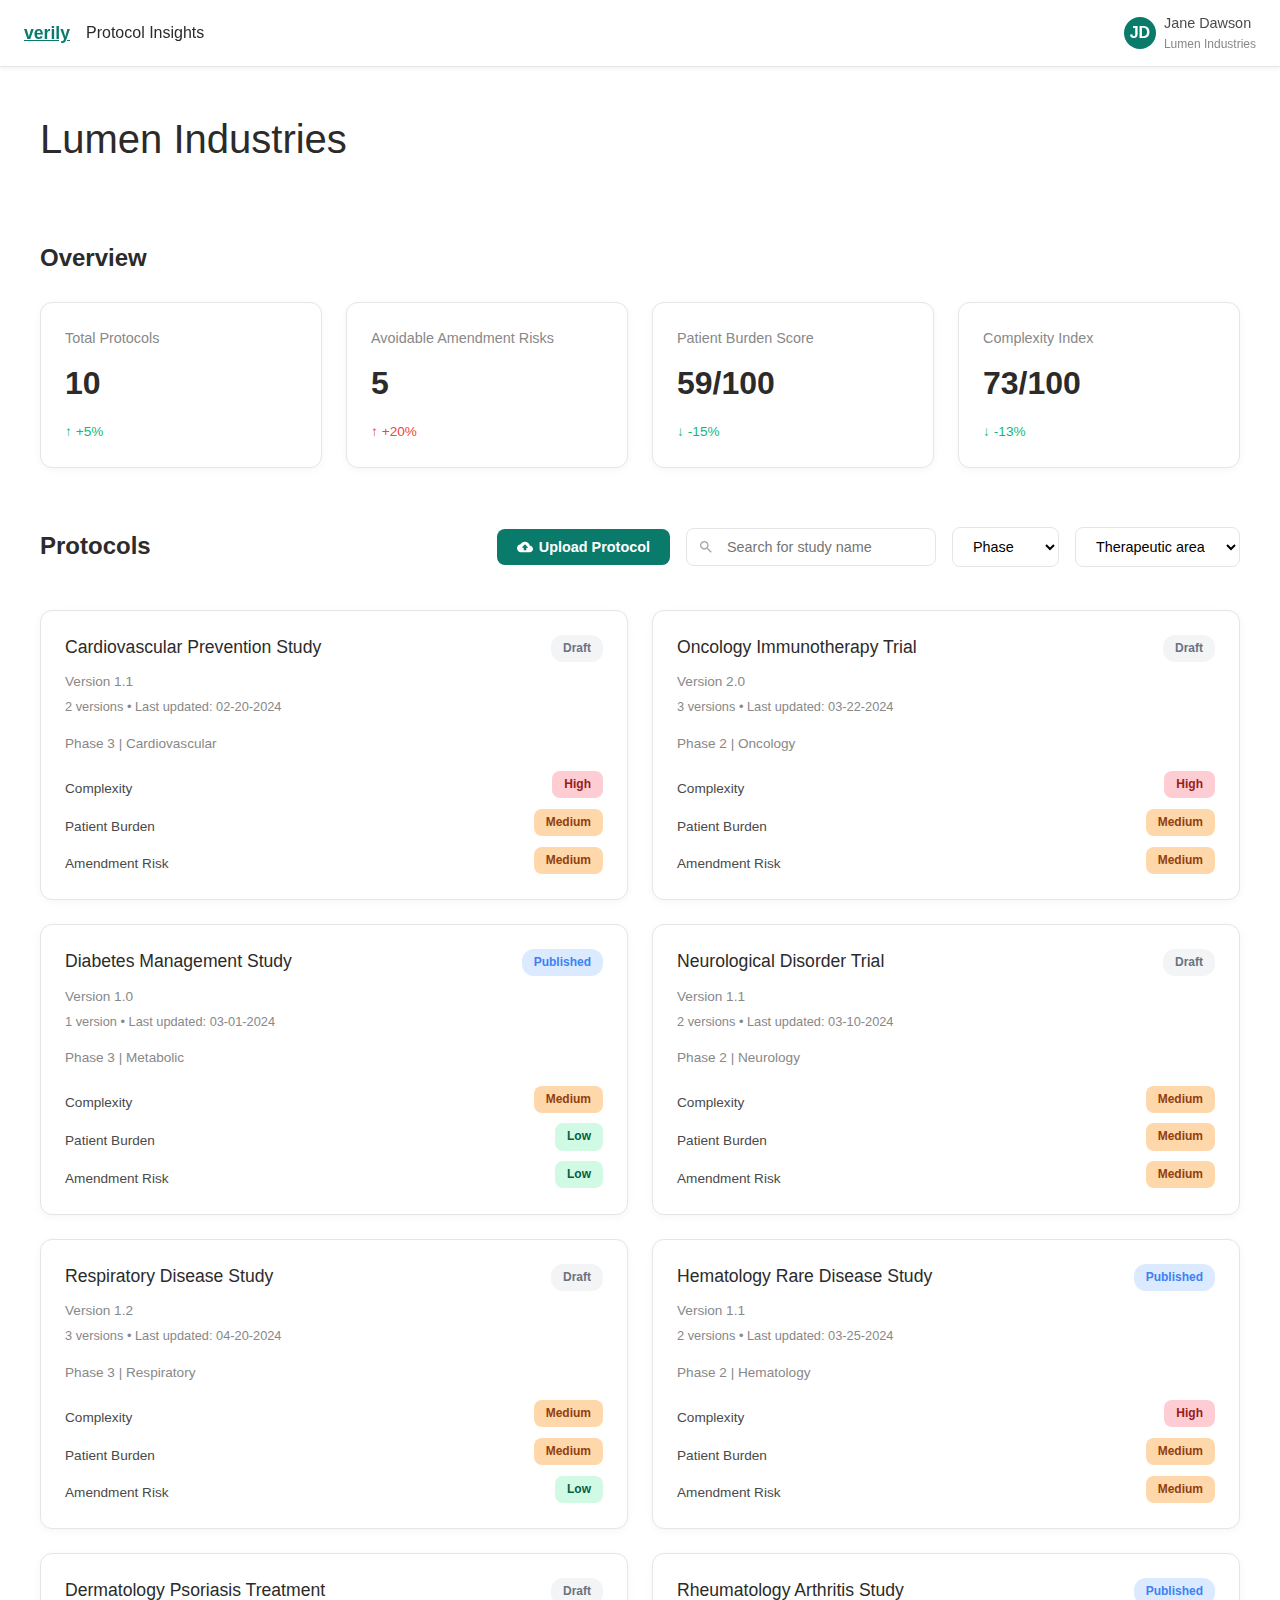
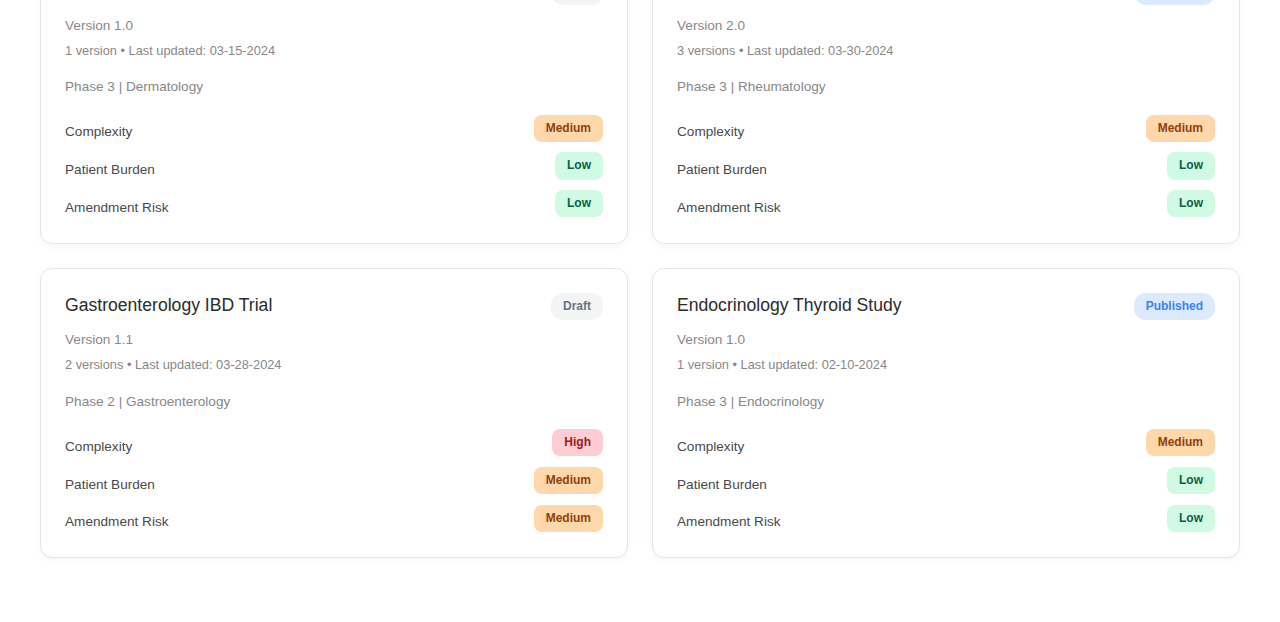
<file: sponsor.html>
<!DOCTYPE html>
<html lang="en">
<head>
    <meta charset="UTF-8">
    <meta name="viewport" content="width=device-width, initial-scale=1.0">
    <title>Sponsor View - Verily Digital Protocol</title>
    <link rel="stylesheet" href="styles.css">
    <style>
        /* Sponsor-specific styles */
        /* Upload Section */
        .upload-section {
            background: white;
            border: 1px solid var(--verily-border);
            border-radius: 12px;
            padding: 32px;
            margin-bottom: 24px;
            text-align: center;
        }

        .upload-area {
            border: 2px dashed var(--verily-border);
            border-radius: 8px;
            padding: 48px;
            cursor: pointer;
            transition: all 0.2s ease;
        }

        .upload-area:hover {
            border-color: var(--verily-primary);
            background: rgba(10, 122, 107, 0.02);
        }

        .upload-area.dragover {
            border-color: var(--verily-primary);
            background: rgba(10, 122, 107, 0.05);
        }

        .upload-icon {
            width: 48px;
            height: 48px;
            margin: 0 auto 16px;
            opacity: 0.5;
        }

        .upload-text {
            font-size: 1.1em;
            color: var(--verily-secondary);
            margin-bottom: 8px;
        }

        .upload-hint {
            font-size: 0.9em;
            color: #888;
        }

        /* Pipeline Visualization */
        .pipeline {
            display: flex;
            justify-content: space-between;
            align-items: center;
            margin: 40px 0;
            position: relative;
        }

        .pipeline::before {
            content: '';
            position: absolute;
            top: 50%;
            left: 0;
            right: 0;
            height: 2px;
            background: var(--verily-border);
            z-index: 0;
        }

        .pipeline-step {
            background: white;
            border: 2px solid var(--verily-border);
            border-radius: 50%;
            width: 80px;
            height: 80px;
            display: flex;
            align-items: center;
            justify-content: center;
            position: relative;
            z-index: 1;
            transition: all 0.3s ease;
        }

        .pipeline-step.active {
            border-color: var(--verily-primary);
            background: var(--verily-primary);
            color: white;
        }

        .pipeline-step.completed {
            border-color: var(--verily-success);
            background: var(--verily-success);
            color: white;
        }

        .pipeline-step-label {
            position: absolute;
            top: 100%;
            margin-top: 12px;
            font-size: 0.85em;
            color: var(--verily-text);
            white-space: nowrap;
        }

        .pipeline-step.active .pipeline-step-label {
            color: var(--verily-primary);
            font-weight: 600;
        }

        /* Version List */
        .version-list {
            display: flex;
            flex-direction: column;
            gap: 16px;
        }

        .version-item {
            background: white;
            border: 1px solid var(--verily-border);
            border-radius: 8px;
            padding: 20px;
            display: flex;
            justify-content: space-between;
            align-items: center;
        }

        .version-info {
            flex: 1;
        }

        .version-number {
            font-weight: 600;
            color: var(--verily-secondary);
            margin-bottom: 4px;
        }

        .version-date {
            font-size: 0.85em;
            color: #888;
        }

        .version-metrics {
            display: flex;
            gap: 16px;
            align-items: center;
        }

        .version-metric {
            text-align: center;
        }

        .version-metric-label {
            font-size: 0.75em;
            color: #888;
            margin-bottom: 4px;
        }

        .version-metric-value {
            font-size: 1.1em;
            font-weight: 600;
            color: var(--verily-secondary);
        }

        /* Site Matching */
        .site-leaderboard {
            display: flex;
            flex-direction: column;
            gap: 16px;
        }

        .site-match-card {
            background: white;
            border: 1px solid var(--verily-border);
            border-radius: 12px;
            padding: 24px;
            display: flex;
            justify-content: space-between;
            align-items: center;
            transition: all 0.2s ease;
        }

        .site-match-card:hover {
            box-shadow: 0 4px 12px rgba(0,0,0,0.08);
        }

        .site-match-info {
            flex: 1;
        }

        .site-match-name {
            font-size: 1.1em;
            font-weight: 600;
            color: var(--verily-secondary);
            margin-bottom: 4px;
        }

        .site-match-location {
            font-size: 0.9em;
            color: #888;
            margin-bottom: 8px;
        }

        .site-match-details {
            font-size: 0.85em;
            color: var(--verily-text);
        }

        .site-match-score {
            text-align: center;
            margin-right: 24px;
        }

        .match-score-value {
            font-size: 2em;
            font-weight: 600;
            color: var(--verily-primary);
            margin-bottom: 4px;
        }

        .match-score-label {
            font-size: 0.85em;
            color: #888;
        }

        /* Modal */
        .modal {
            display: none;
            position: fixed;
            top: 0;
            left: 0;
            right: 0;
            bottom: 0;
            background: rgba(0,0,0,0.5);
            z-index: 1000;
            align-items: center;
            justify-content: center;
        }

        .modal.active {
            display: flex;
        }

        .modal-content {
            background: white;
            border-radius: 12px;
            padding: 32px;
            max-width: 800px;
            max-height: 80vh;
            overflow-y: auto;
            position: relative;
        }

        .modal-header {
            display: flex;
            justify-content: space-between;
            align-items: center;
            margin-bottom: 24px;
        }

        .modal-title {
            font-size: 1.5em;
            font-weight: 600;
            color: var(--verily-secondary);
        }

        .modal-close {
            width: 32px;
            height: 32px;
            cursor: pointer;
            opacity: 0.6;
        }

        .modal-close:hover {
            opacity: 1;
        }

        .code-block {
            background: #f5f5f5;
            border: 1px solid var(--verily-border);
            border-radius: 8px;
            padding: 16px;
            font-family: 'Courier New', monospace;
            font-size: 0.85em;
            overflow-x: auto;
            white-space: pre-wrap;
            word-wrap: break-word;
        }

        /* Toast */
        .toast {
            position: fixed;
            bottom: 24px;
            right: 24px;
            background: var(--verily-success);
            color: white;
            padding: 16px 24px;
            border-radius: 8px;
            box-shadow: 0 4px 12px rgba(0,0,0,0.15);
            display: none;
            z-index: 2000;
            animation: slideIn 0.3s ease;
        }

        .toast.active {
            display: block;
        }

        @keyframes slideIn {
            from {
                transform: translateX(100%);
                opacity: 0;
            }
            to {
                transform: translateX(0);
                opacity: 1;
            }
        }

        /* Spinner */
        .spinner {
            display: inline-block;
            width: 20px;
            height: 20px;
            border: 3px solid rgba(255,255,255,0.3);
            border-radius: 50%;
            border-top-color: white;
            animation: spin 0.8s linear infinite;
        }

        @keyframes spin {
            to { transform: rotate(360deg); }
        }

        .btn-loading {
            opacity: 0.7;
            cursor: not-allowed;
        }

        .protocol-card-header {
            position: relative;
            display: flex;
            justify-content: space-between;
            align-items: flex-start;
            margin-bottom: 16px;
        }

        .protocol-version-info {
            font-size: 0.85em;
            color: #888;
            margin-top: 6px;
        }

        .protocol-version-history {
            font-size: 0.8em;
            color: #888;
            margin-top: 4px;
        }

        .protocol-meta {
            margin-bottom: 16px;
        }

        .protocol-meta .protocol-details {
            margin-bottom: 8px;
        }

        .protocol-meta .protocol-details:last-child {
            margin-bottom: 0;
        }

        .protocol-metrics {
            display: flex;
            flex-direction: column;
            gap: 8px;
            margin-top: 16px;
        }

        .metric-row {
            display: flex;
            justify-content: space-between;
            align-items: center;
        }

        .metric-label {
            font-size: 0.85em;
            color: var(--verily-text);
            font-weight: 500;
        }

        .metric-badge {
            display: inline-flex;
            align-items: center;
            justify-content: center;
            padding: 4px 12px;
            border-radius: 8px;
            font-size: 0.75em;
            font-weight: 600;
        }

        .btn-upload {
            background: var(--verily-primary);
            color: white;
            border: none;
            padding: 10px 20px;
            border-radius: 8px;
            font-size: 0.9em;
            font-weight: 600;
            cursor: pointer;
            transition: all 0.2s ease;
            display: inline-flex;
            align-items: center;
            justify-content: center;
        }

        .btn-upload:hover {
            background: var(--verily-primary-hover);
        }

        .btn-upload:active {
            transform: translateY(1px);
        }
    </style>
</head>
<body>
    <!-- Navigation Bar -->
    <div class="nav-bar">
        <div class="nav-left">
            <a href="index.html" class="nav-logo">verily</a>
            <div class="nav-title">Protocol Insights</div>
        </div>
        <div class="nav-right">
            <div class="user-profile">
                <div class="user-avatar">JD</div>
                <div class="user-info">
                    <div class="user-name">Jane Dawson</div>
                    <div class="user-org">Lumen Industries</div>
                </div>
            </div>
        </div>
    </div>

    <!-- Main Content -->
    <div class="welcome-section">
        <h1 class="welcome-title" id="sponsorName">Lumen Industries</h1>
    </div>

    <!-- Overview Section -->
    <div class="overview-section">
        <h2 class="overview-title">Overview</h2>
        <div class="overview-cards">
            <div class="overview-card">
                <div class="overview-card-label">Total Protocols</div>
                <div class="overview-card-value" id="totalProtocols">5</div>
                <div class="overview-card-trend trend-down">
                    <span>↑</span>
                    <span>+5%</span>
                </div>
            </div>
            <div class="overview-card">
                <div class="overview-card-label">Avoidable Amendment Risks</div>
                <div class="overview-card-value" id="amendmentRisks">3</div>
                <div class="overview-card-trend trend-up">
                    <span>↑</span>
                    <span>+20%</span>
                </div>
            </div>
            <div class="overview-card">
                <div class="overview-card-label">Patient Burden Score</div>
                <div class="overview-card-value" id="avgPatientBurden">62/100</div>
                <div class="overview-card-trend trend-down">
                    <span>↓</span>
                    <span>-15%</span>
                </div>
            </div>
            <div class="overview-card">
                <div class="overview-card-label">Complexity Index</div>
                <div class="overview-card-value" id="avgComplexity">76/100</div>
                <div class="overview-card-trend trend-down">
                    <span>↓</span>
                    <span>-13%</span>
                </div>
            </div>
        </div>
    </div>

    <!-- Protocols Section -->
    <div class="protocols-section">
            <div class="protocols-header">
                <h2 class="protocols-title">Protocols</h2>
                <div class="protocols-controls">
                    <button class="btn-upload" onclick="showUploadModal()">
                        <svg width="16" height="16" viewBox="0 0 24 24" fill="currentColor" style="margin-right: 6px;">
                            <path d="M19.35 10.04C18.67 6.59 15.64 4 12 4 9.11 4 6.6 5.64 5.35 8.04 2.34 8.36 0 10.91 0 14c0 3.31 2.69 6 6 6h13c2.76 0 5-2.24 5-5 0-2.64-2.05-4.78-4.65-4.96zM14 13v4h-4v-4H7l5-5 5 5h-3z"/>
                        </svg>
                        Upload Protocol
                    </button>
                    <div class="search-box">
                        <svg class="search-icon" viewBox="0 0 24 24" fill="currentColor">
                            <path d="M15.5 14h-.79l-.28-.27C15.41 12.59 16 11.11 16 9.5 16 5.91 13.09 3 9.5 3S3 5.91 3 9.5 5.91 16 9.5 16c1.61 0 3.09-.59 4.23-1.57l.27.28v.79l5 4.99L20.49 19l-4.99-5zm-6 0C7.01 14 5 11.99 5 9.5S7.01 5 9.5 5 14 7.01 14 9.5 11.99 14 9.5 14z"/>
                        </svg>
                        <input type="text" class="search-input" id="protocolSearch" placeholder="Search for study name">
                    </div>
                    <select class="filter-select" id="phaseFilter">
                        <option value="">Phase</option>
                    </select>
                    <select class="filter-select" id="taFilter">
                        <option value="">Therapeutic area</option>
                    </select>
                </div>
            </div>

            <div class="protocol-cards" id="protocolCards">
                <!-- Protocol cards will be rendered here -->
            </div>
    </div>

    <!-- Upload Modal -->
    <div class="modal" id="uploadModal">
        <div class="modal-content" style="max-width: 600px;">
            <div class="modal-header">
                <div class="modal-title">Upload Protocol</div>
                <svg class="modal-close" onclick="closeModal('uploadModal')" viewBox="0 0 24 24" fill="currentColor">
                    <path d="M19 6.41L17.59 5 12 10.59 6.41 5 5 6.41 10.59 12 5 17.59 6.41 19 12 13.41 17.59 19 19 17.59 13.41 12z"/>
                </svg>
            </div>
            <div class="upload-section" style="margin: 0;">
                <div class="upload-area" id="uploadArea" onclick="document.getElementById('fileInput').click()">
                    <svg class="upload-icon" viewBox="0 0 24 24" fill="currentColor">
                        <path d="M19.35 10.04C18.67 6.59 15.64 4 12 4 9.11 4 6.6 5.64 5.35 8.04 2.34 8.36 0 10.91 0 14c0 3.31 2.69 6 6 6h13c2.76 0 5-2.24 5-5 0-2.64-2.05-4.78-4.65-4.96zM14 13v4h-4v-4H7l5-5 5 5h-3z"/>
                    </svg>
                    <div class="upload-text">Click to upload or drag and drop</div>
                    <div class="upload-hint">PDF Protocol Document (Max 10MB)</div>
                </div>
                <input type="file" id="fileInput" accept=".pdf" style="display: none;">
            </div>

            <!-- Pipeline Visualization -->
            <div class="pipeline" id="pipeline" style="display: none; margin: 32px 0;">
                <div class="pipeline-step" id="step1">
                    <svg width="32" height="32" viewBox="0 0 24 24" fill="currentColor">
                        <path d="M19 9h-4V3H9v6H5l7 7 7-7zM5 18v2h14v-2H5z"/>
                    </svg>
                    <div class="pipeline-step-label">Ingestion</div>
                </div>
                <div class="pipeline-step" id="step2">
                    <svg width="32" height="32" viewBox="0 0 24 24" fill="currentColor">
                        <path d="M12 2C6.48 2 2 6.48 2 12s4.48 10 10 10 10-4.48 10-10S17.52 2 12 2zm-2 15l-5-5 1.41-1.41L10 14.17l7.59-7.59L19 8l-9 9z"/>
                    </svg>
                    <div class="pipeline-step-label">LLM Extraction</div>
                </div>
                <div class="pipeline-step" id="step3">
                    <svg width="32" height="32" viewBox="0 0 24 24" fill="currentColor">
                        <path d="M19 3H5c-1.1 0-2 .9-2 2v14c0 1.1.9 2 2 2h14c1.1 0 2-.9 2-2V5c0-1.1-.9-2-2-2zM9 17H7v-7h2v7zm4 0h-2V7h2v10zm4 0h-2v-4h2v4z"/>
                    </svg>
                    <div class="pipeline-step-label">Analytics</div>
                </div>
            </div>
        </div>
    </div>


    <!-- USDM Export Modal -->
    <div class="modal" id="usdmModal">
        <div class="modal-content">
            <div class="modal-header">
                <div class="modal-title">USDM Export</div>
                <svg class="modal-close" onclick="closeModal('usdmModal')" viewBox="0 0 24 24" fill="currentColor">
                    <path d="M19 6.41L17.59 5 12 10.59 6.41 5 5 6.41 10.59 12 5 17.59 6.41 19 12 13.41 17.59 19 19 17.59 13.41 12z"/>
                </svg>
            </div>
            <div class="code-block" id="usdmContent"></div>
        </div>
    </div>

    <!-- ODM Export Modal -->
    <div class="modal" id="odmModal">
        <div class="modal-content">
            <div class="modal-header">
                <div class="modal-title">ODM Export</div>
                <svg class="modal-close" onclick="closeModal('odmModal')" viewBox="0 0 24 24" fill="currentColor">
                    <path d="M19 6.41L17.59 5 12 10.59 6.41 5 5 6.41 10.59 12 5 17.59 6.41 19 12 13.41 17.59 19 19 17.59 13.41 12z"/>
                </svg>
            </div>
            <div class="code-block" id="odmContent"></div>
        </div>
    </div>

    <!-- Toast -->
    <div class="toast" id="toast">
        <div id="toastMessage"></div>
    </div>

    <script src="data.js"></script>
    <script>
        let currentProtocolId = null;
        let pipelineActive = false;

        // Initialize
        document.addEventListener('DOMContentLoaded', function() {
            renderProtocols();
            setupUpload();
            setupEventListeners();
        });


        function showUploadModal() {
            document.getElementById('uploadModal').classList.add('active');
        }

        function renderProtocols() {
            const container = document.getElementById('protocolCards');
            if (!container) {
                console.error('Protocol cards container not found');
                return;
            }
            
            if (!window.ProtocolData) {
                console.error('ProtocolData not loaded');
                return;
            }
            
            const sponsorProtocols = ProtocolData.protocols.filter(p => p.sponsorId === 'SPONSOR-001');
            console.log('Sponsor protocols:', sponsorProtocols.length);
            
            if (sponsorProtocols.length === 0) {
                container.innerHTML = '<p>No protocols found</p>';
                return;
            }
            
            container.innerHTML = sponsorProtocols.map(protocol => {
                const versions = ProtocolData.versions.filter(v => v.protocolId === protocol.id);
                const versionCount = versions.length;
                const latestVersion = versions.length > 0 ? versions[versions.length - 1] : null;
                const hasVersion = latestVersion !== null;
                
                const ciLevel = hasVersion ? getMetricLevel(latestVersion.complexityScore) : null;
                const pbsLevel = hasVersion ? getMetricLevel(latestVersion.patientBurdenScore) : null;
                const riskLevel = hasVersion ? getRiskLevel(latestVersion.amendmentRisk) : null;
                const uploadDate = hasVersion ? latestVersion.uploadDate : '';
                const formattedDate = uploadDate ? formatDate(uploadDate) : '';
                const statusClass = protocol.status === 'Draft' ? 'draft' : 'published';
                const lastUpdated = latestVersion ? formatDate(latestVersion.uploadDate) : '';
                
                if (hasVersion) {
                    return `
                        <div class="protocol-card" onclick="showProtocolDetail('${protocol.id}')">
                            <div class="protocol-card-header">
                                <div>
                                    <div class="protocol-title">${protocol.title}</div>
                                    <div class="protocol-version-info">Version ${latestVersion.versionNumber}</div>
                                    <div class="protocol-version-history">${versionCount} version${versionCount !== 1 ? 's' : ''} • Last updated: ${lastUpdated}</div>
                                </div>
                                <span class="protocol-status status-${statusClass}">${protocol.status}</span>
                            </div>
                            <div class="protocol-meta">
                                <div class="protocol-details">${protocol.phase} | ${protocol.therapeuticArea}</div>
                            </div>
                            <div class="protocol-metrics">
                                <div class="metric-row">
                                    <span class="metric-label">Complexity</span>
                                    <span class="metric-badge metric-${ciLevel}">${ciLevel.charAt(0).toUpperCase() + ciLevel.slice(1)}</span>
                                </div>
                                <div class="metric-row">
                                    <span class="metric-label">Patient Burden</span>
                                    <span class="metric-badge metric-${pbsLevel}">${pbsLevel.charAt(0).toUpperCase() + pbsLevel.slice(1)}</span>
                                </div>
                                <div class="metric-row">
                                    <span class="metric-label">Amendment Risk</span>
                                    <span class="metric-badge metric-${riskLevel}">${riskLevel.charAt(0).toUpperCase() + riskLevel.slice(1)}</span>
                                </div>
                            </div>
                        </div>
                    `;
                } else {
                    return `
                        <div class="protocol-card" onclick="showProtocolDetail('${protocol.id}')">
                            <div class="protocol-card-header">
                                <div>
                                    <div class="protocol-title">${protocol.title}</div>
                                    <div class="protocol-version-info">No version yet</div>
                                </div>
                                <span class="protocol-status status-${statusClass}">${protocol.status}</span>
                            </div>
                            <div class="protocol-meta">
                                <div class="protocol-details">${protocol.phase} | ${protocol.therapeuticArea}</div>
                            </div>
                            <div class="protocol-metrics">
                                <div class="metric-row">
                                    <span class="metric-label">Complexity</span>
                                    <span class="metric-badge" style="background: #f3f4f6; color: #6b7280;">-</span>
                                </div>
                                <div class="metric-row">
                                    <span class="metric-label">Patient Burden</span>
                                    <span class="metric-badge" style="background: #f3f4f6; color: #6b7280;">-</span>
                                </div>
                                <div class="metric-row">
                                    <span class="metric-label">Amendment Risk</span>
                                    <span class="metric-badge" style="background: #f3f4f6; color: #6b7280;">-</span>
                                </div>
                            </div>
                        </div>
                    `;
                }
            }).join('');
            
            updateOverviewMetrics();
            initializeFilters();
        }

        function formatDate(dateString) {
            const date = new Date(dateString);
            const month = String(date.getMonth() + 1).padStart(2, '0');
            const day = String(date.getDate()).padStart(2, '0');
            const year = date.getFullYear();
            return `${month}-${day}-${year}`;
        }

        function updateOverviewMetrics() {
            const sponsorProtocols = ProtocolData.protocols.filter(p => p.sponsorId === 'SPONSOR-001');
            const versions = ProtocolData.versions.filter(v => 
                sponsorProtocols.some(p => p.id === v.protocolId)
            );
            
            document.getElementById('totalProtocols').textContent = sponsorProtocols.length;
            
            const highRiskCount = versions.filter(v => 
                v.amendmentRisk === 'High' || v.amendmentRisk === 'Very High'
            ).length;
            document.getElementById('amendmentRisks').textContent = highRiskCount;
            
            if (versions.length > 0) {
                const avgBurden = Math.round(
                    versions.reduce((sum, v) => sum + v.patientBurdenScore, 0) / versions.length
                );
                document.getElementById('avgPatientBurden').textContent = `${avgBurden}/100`;
                
                const avgComplexity = Math.round(
                    versions.reduce((sum, v) => sum + v.complexityScore, 0) / versions.length
                );
                document.getElementById('avgComplexity').textContent = `${avgComplexity}/100`;
            }
        }

        function initializeFilters() {
            const phaseFilter = document.getElementById('phaseFilter');
            const taFilter = document.getElementById('taFilter');
            const sponsorProtocols = ProtocolData.protocols.filter(p => p.sponsorId === 'SPONSOR-001');
            
            const phases = [...new Set(sponsorProtocols.map(p => p.phase))].sort();
            const tas = [...new Set(sponsorProtocols.map(p => p.therapeuticArea))].sort();
            
            phases.forEach(phase => {
                const option = document.createElement('option');
                option.value = phase;
                option.textContent = phase;
                phaseFilter.appendChild(option);
            });
            
            tas.forEach(ta => {
                const option = document.createElement('option');
                option.value = ta;
                option.textContent = ta;
                taFilter.appendChild(option);
            });
        }


        function showProtocolDetail(protocolId) {
            window.location.href = `protocol-detail.html?id=${protocolId}`;
        }

        function getMetricLevel(score) {
            if (score >= 75) return 'high';
            if (score >= 50) return 'medium';
            return 'low';
        }

        function getRiskLevel(risk) {
            if (risk === 'Very High' || risk === 'High') return 'high';
            if (risk === 'Medium') return 'medium';
            return 'low';
        }

        function setupUpload() {
            const uploadArea = document.getElementById('uploadArea');
            const fileInput = document.getElementById('fileInput');

            // Drag and drop
            uploadArea.addEventListener('dragover', (e) => {
                e.preventDefault();
                uploadArea.classList.add('dragover');
            });

            uploadArea.addEventListener('dragleave', () => {
                uploadArea.classList.remove('dragover');
            });

            uploadArea.addEventListener('drop', (e) => {
                e.preventDefault();
                uploadArea.classList.remove('dragover');
                const files = e.dataTransfer.files;
                if (files.length > 0) {
                    handleFileUpload(files[0]);
                }
            });

            fileInput.addEventListener('change', (e) => {
                if (e.target.files.length > 0) {
                    handleFileUpload(e.target.files[0]);
                }
            });
        }

        function handleFileUpload(file) {
            if (file.type !== 'application/pdf') {
                showToast('Please upload a PDF file');
                return;
            }

            // Show pipeline
            document.getElementById('pipeline').style.display = 'flex';
            // Simulate upload and processing
            simulatePipeline();
        }

        function simulatePipeline() {
            pipelineActive = true;
            const steps = ['step1', 'step2', 'step3'];
            let currentStep = 0;

            // Reset pipeline
            steps.forEach(step => {
                document.getElementById(step).classList.remove('active', 'completed');
            });

            function processNextStep() {
                if (currentStep > 0) {
                    document.getElementById(steps[currentStep - 1]).classList.remove('active');
                    document.getElementById(steps[currentStep - 1]).classList.add('completed');
                }
                
                if (currentStep < steps.length) {
                    document.getElementById(steps[currentStep]).classList.add('active');
                    currentStep++;
                    setTimeout(processNextStep, 1500);
                } else {
                    // Pipeline complete - create new version
                    createNewVersion();
                    pipelineActive = false;
                }
            }

            processNextStep();
        }

        function createNewVersion() {
            // Generate new version for PROT-001
            const protocolId = 'PROT-001';
            const existingVersions = ProtocolData.versions.filter(v => v.protocolId === protocolId);
            const newVersionNumber = `1.${existingVersions.length + 1}`;
            
            const newVersion = {
                id: `VER-${Date.now()}`,
                protocolId: protocolId,
                versionNumber: newVersionNumber,
                uploadDate: new Date().toISOString().split('T')[0],
                complexityScore: Math.floor(Math.random() * 30) + 70,
                patientBurdenScore: Math.floor(Math.random() * 30) + 60,
                amendmentRisk: ['Low', 'Medium', 'High'][Math.floor(Math.random() * 3)],
                status: 'Completed'
            };

            ProtocolData.versions.push(newVersion);
            showToast('Protocol processed successfully!');
            closeModal('uploadModal');
            renderProtocols();
        }

        function renderVersionList() {
            const container = document.getElementById('versionList');
            const protocolId = 'PROT-001';
            const versions = ProtocolData.versions.filter(v => v.protocolId === protocolId).reverse();
            
            container.innerHTML = versions.map(version => `
                <div class="version-item">
                    <div class="version-info">
                        <div class="version-number">Version ${version.versionNumber}</div>
                        <div class="version-date">Uploaded: ${version.uploadDate}</div>
                    </div>
                    <div class="version-metrics">
                        <div class="version-metric">
                            <div class="version-metric-label">Complexity</div>
                            <div class="version-metric-value">${version.complexityScore}</div>
                        </div>
                        <div class="version-metric">
                            <div class="version-metric-label">Burden</div>
                            <div class="version-metric-value">${version.patientBurdenScore}</div>
                        </div>
                        <div class="version-metric">
                            <div class="version-metric-label">Risk</div>
                            <div class="version-metric-value">${version.amendmentRisk}</div>
                        </div>
                        <button class="btn-explore" onclick="exportUSDM('${protocolId}')" style="margin-left: 16px;">Finalize</button>
                        <button class="btn-explore" onclick="sendToEDC('${protocolId}')" style="margin-left: 8px; background: var(--verily-accent);">Send to EDC</button>
                    </div>
                </div>
            `).join('');

            document.getElementById('versionListContainer').style.display = 'block';
        }

        function exportUSDM(protocolId) {
            const usdmData = ProtocolData.getUSDMExport(protocolId);
            document.getElementById('usdmContent').textContent = usdmData;
            document.getElementById('usdmModal').classList.add('active');
        }

        function exportODM(protocolId) {
            const odmData = ProtocolData.getODMExport(protocolId);
            document.getElementById('odmContent').textContent = odmData;
            document.getElementById('odmModal').classList.add('active');
        }

        function sendToEDC(protocolId) {
            const button = event.target;
            button.classList.add('btn-loading');
            button.innerHTML = '<span class="spinner"></span> Sending...';
            button.disabled = true;

            setTimeout(() => {
                exportODM(protocolId);
                button.classList.remove('btn-loading');
                button.innerHTML = 'Send to EDC';
                button.disabled = false;
                showToast('Successfully sent to EDC!');
            }, 2000);
        }


        function closeModal(modalId) {
            document.getElementById(modalId).classList.remove('active');
        }

        function showToast(message) {
            document.getElementById('toastMessage').textContent = message;
            document.getElementById('toast').classList.add('active');
            setTimeout(() => {
                document.getElementById('toast').classList.remove('active');
            }, 3000);
        }

        function setupEventListeners() {
            document.getElementById('protocolSearch').addEventListener('input', filterProtocols);
            document.getElementById('phaseFilter').addEventListener('change', filterProtocols);
            document.getElementById('taFilter').addEventListener('change', filterProtocols);
        }

        function filterProtocols() {
            const searchTerm = document.getElementById('protocolSearch').value.toLowerCase();
            const phaseFilter = document.getElementById('phaseFilter').value;
            const taFilter = document.getElementById('taFilter').value;
            const sponsorProtocols = ProtocolData.protocols.filter(p => p.sponsorId === 'SPONSOR-001');
            
            const cards = document.querySelectorAll('.protocol-card');
            cards.forEach((card, index) => {
                const protocol = sponsorProtocols[index];
                if (!protocol) return;
                
                const text = card.textContent.toLowerCase();
                const matchesSearch = !searchTerm || text.includes(searchTerm);
                const matchesPhase = !phaseFilter || protocol.phase === phaseFilter;
                const matchesTA = !taFilter || protocol.therapeuticArea === taFilter;
                
                card.style.display = (matchesSearch && matchesPhase && matchesTA) ? 'block' : 'none';
            });

            // Close modals on outside click
            document.getElementById('usdmModal').addEventListener('click', (e) => {
                if (e.target.id === 'usdmModal') {
                    closeModal('usdmModal');
                }
            });

            document.getElementById('odmModal').addEventListener('click', (e) => {
                if (e.target.id === 'odmModal') {
                    closeModal('odmModal');
                }
            });
        }

        // Make functions available globally
        window.exportODM = exportODM;
        window.sendToEDC = sendToEDC;
    </script>
</body>
</html>
</file>
<file: styles.css>
/* Verily Design System - Shared Styles */

:root {
    --verily-primary: #0a7a6b;
    --verily-primary-hover: #086558;
    --verily-secondary: #2B2B2B;
    --verily-accent: #0d9480;
    --verily-accent-hover: #0b7e6d;
    --verily-neutral: #F8F9FA;
    --verily-text: #4A4A4A;
    --verily-border: #E5E5E5;
    --verily-warning: #f59e0b;
    --verily-danger: #ef4444;
    --verily-success: #10b981;
    --verily-blue: #3b82f6;
    --verily-light-blue: #dbeafe;
}

* {
    box-sizing: border-box;
}

body {
    font-family: -apple-system, BlinkMacSystemFont, 'Segoe UI', Roboto, sans-serif;
    margin: 0;
    padding: 0;
    background-color: #ffffff;
    color: var(--verily-text);
    line-height: 1.6;
}

/* Navigation Bar */
.nav-bar {
    background: white;
    border-bottom: 1px solid var(--verily-border);
    padding: 12px 24px;
    display: flex;
    justify-content: space-between;
    align-items: center;
    position: sticky;
    top: 0;
    z-index: 100;
    box-shadow: 0 2px 4px rgba(0,0,0,0.05);
}

.nav-left {
    display: flex;
    align-items: center;
    gap: 16px;
}

.nav-logo {
    color: var(--verily-primary);
    font-weight: 600;
    font-size: 1.1em;
}

.nav-title {
    font-weight: 500;
    color: var(--verily-secondary);
}

.nav-right {
    display: flex;
    align-items: center;
    gap: 16px;
}

.nav-icon {
    width: 24px;
    height: 24px;
    cursor: pointer;
    opacity: 0.6;
}

.nav-icon:hover {
    opacity: 1;
}

.user-profile {
    display: flex;
    align-items: center;
    gap: 8px;
}

.user-avatar {
    width: 32px;
    height: 32px;
    border-radius: 50%;
    background: var(--verily-primary);
    color: white;
    display: flex;
    align-items: center;
    justify-content: center;
    font-weight: 600;
}

.user-info {
    display: flex;
    flex-direction: column;
}

.user-name {
    font-size: 0.9em;
    font-weight: 500;
}

.user-org {
    font-size: 0.75em;
    color: #888;
}

/* Welcome Section */
.welcome-section {
    padding: 40px;
    background: white;
}

.welcome-title {
    font-size: 2.5em;
    font-weight: 300;
    margin: 0 0 8px 0;
    color: var(--verily-secondary);
}

.welcome-date {
    font-size: 1em;
    color: #888;
}

/* Overview Section */
.overview-section {
    padding: 0 40px 40px 40px;
}

.overview-title {
    font-size: 1.5em;
    font-weight: 600;
    margin-bottom: 24px;
    color: var(--verily-secondary);
}

.overview-cards {
    display: grid;
    grid-template-columns: repeat(auto-fit, minmax(240px, 1fr));
    gap: 24px;
}

.overview-card {
    background: white;
    border: 1px solid var(--verily-border);
    border-radius: 12px;
    padding: 24px;
    box-shadow: 0 2px 8px rgba(0,0,0,0.04);
}

.overview-card-label {
    font-size: 0.9em;
    color: #888;
    margin-bottom: 8px;
}

.overview-card-value {
    font-size: 2em;
    font-weight: 600;
    color: var(--verily-secondary);
    margin-bottom: 12px;
}

.overview-card-trend {
    display: flex;
    align-items: center;
    gap: 4px;
    font-size: 0.85em;
}

.trend-up {
    color: var(--verily-danger);
}

.trend-down {
    color: var(--verily-success);
}

/* Protocols Section */
.protocols-section {
    padding: 0 40px 40px 40px;
}

.protocols-header {
    display: flex;
    justify-content: space-between;
    align-items: center;
    margin-bottom: 24px;
    flex-wrap: wrap;
    gap: 16px;
}

.protocols-title {
    font-size: 1.5em;
    font-weight: 600;
    color: var(--verily-secondary);
}

.protocols-controls {
    display: flex;
    gap: 16px;
    align-items: center;
    flex-wrap: wrap;
}

.search-box {
    position: relative;
}

.search-input {
    padding: 10px 16px 10px 40px;
    border: 1px solid var(--verily-border);
    border-radius: 8px;
    font-size: 0.9em;
    width: 250px;
}

.search-icon {
    position: absolute;
    left: 12px;
    top: 50%;
    transform: translateY(-50%);
    width: 16px;
    height: 16px;
    opacity: 0.5;
}

.filter-select {
    padding: 10px 16px;
    border: 1px solid var(--verily-border);
    border-radius: 8px;
    font-size: 0.9em;
    background: white;
    cursor: pointer;
}

.protocol-cards {
    display: grid;
    grid-template-columns: repeat(auto-fill, minmax(400px, 1fr));
    gap: 24px;
    margin-bottom: 24px;
}

.protocol-card {
    background: white;
    border: 1px solid var(--verily-border);
    border-radius: 12px;
    padding: 24px;
    box-shadow: 0 2px 8px rgba(0,0,0,0.04);
    cursor: pointer;
    transition: all 0.2s ease;
    position: relative;
}

.protocol-card:hover {
    box-shadow: 0 4px 16px rgba(0,0,0,0.08);
    transform: translateY(-2px);
}

.protocol-card-header {
    display: flex;
    justify-content: space-between;
    align-items: flex-start;
    margin-bottom: 16px;
}

.protocol-id {
    font-weight: 600;
    color: var(--verily-secondary);
    margin-bottom: 4px;
}

.protocol-status {
    display: inline-block;
    padding: 4px 12px;
    border-radius: 12px;
    font-size: 0.75em;
    font-weight: 600;
}

.status-published {
    background: var(--verily-light-blue);
    color: var(--verily-blue);
}

.status-draft {
    background: #f3f4f6;
    color: #6b7280;
}

.download-icon {
    width: 20px;
    height: 20px;
    opacity: 0.5;
    cursor: pointer;
}

.download-icon:hover {
    opacity: 1;
}

.protocol-title {
    font-size: 1.1em;
    font-weight: 500;
    color: var(--verily-secondary);
    margin-bottom: 12px;
    line-height: 1.4;
}

.protocol-details {
    font-size: 0.85em;
    color: #888;
    line-height: 1.5;
}

.protocol-metrics {
    display: flex;
    flex-direction: column;
    gap: 8px;
    margin-top: 16px;
}

.metric-row {
    display: flex;
    justify-content: space-between;
    align-items: center;
}

.metric-label {
    font-size: 0.85em;
    color: var(--verily-text);
    font-weight: 500;
}

.metric-badge {
    display: inline-flex;
    align-items: center;
    justify-content: center;
    padding: 4px 12px;
    border-radius: 8px;
    font-size: 0.75em;
    font-weight: 600;
}

.metric-pill {
    display: inline-block;
    padding: 4px 12px;
    border-radius: 12px;
    font-size: 0.75em;
    font-weight: 600;
}

.metric-low {
    background: #d1fae5;
    color: #065f46;
}

.metric-medium {
    background: #fed7aa;
    color: #92400e;
}

.metric-high {
    background: #fecdd3;
    color: #991b1b;
}


.pagination {
    display: flex;
    justify-content: flex-end;
    align-items: center;
    gap: 12px;
    margin-top: 24px;
}

.pagination-text {
    font-size: 0.9em;
    color: #888;
}

.pagination-arrow {
    width: 24px;
    height: 24px;
    cursor: pointer;
    opacity: 0.6;
}

.pagination-arrow:hover {
    opacity: 1;
}

/* Detail View */
.detail-view {
    display: none;
    padding: 40px;
}

.detail-view.active {
    display: block;
}

.detail-header {
    display: flex;
    justify-content: space-between;
    align-items: flex-start;
    margin-bottom: 40px;
    flex-wrap: wrap;
    gap: 16px;
}

.detail-header-left {
    display: flex;
    align-items: center;
    gap: 16px;
}

.back-arrow {
    width: 24px;
    height: 24px;
    cursor: pointer;
    opacity: 0.6;
}

.back-arrow:hover {
    opacity: 1;
}

.detail-protocol-id {
    font-size: 1.8em;
    font-weight: 600;
    color: var(--verily-secondary);
    margin-bottom: 8px;
}

.detail-protocol-title {
    font-size: 1.1em;
    color: #888;
    max-width: 600px;
}

.detail-header-right {
    display: flex;
    gap: 12px;
}

.btn-status {
    padding: 8px 16px;
    border-radius: 20px;
    border: none;
    font-size: 0.85em;
    font-weight: 600;
    cursor: pointer;
}

.btn-status-completed {
    background: rgba(16, 185, 129, 0.1);
    color: var(--verily-success);
}

.btn-export {
    padding: 8px 16px;
    border-radius: 8px;
    border: 1px solid var(--verily-border);
    background: white;
    font-size: 0.85em;
    cursor: pointer;
    display: flex;
    align-items: center;
    gap: 6px;
}

/* Metrics Section */
.metrics-section {
    display: grid;
    grid-template-columns: 1fr 1fr;
    gap: 24px;
    margin-bottom: 24px;
}

.metric-card {
    background: white;
    border: 1px solid var(--verily-border);
    border-radius: 12px;
    padding: 24px;
    box-shadow: 0 2px 8px rgba(0,0,0,0.04);
    cursor: pointer;
    transition: all 0.2s ease;
}

.metric-card.clicked {
    border: 2px solid var(--verily-primary);
}

.metric-card:hover {
    box-shadow: 0 4px 12px rgba(0,0,0,0.08);
}

.metric-card-title {
    font-size: 1.1em;
    font-weight: 600;
    color: var(--verily-secondary);
    margin-bottom: 16px;
}

.metric-score {
    display: flex;
    align-items: baseline;
    gap: 12px;
    margin-bottom: 12px;
}

.metric-score-value {
    font-size: 2.5em;
    font-weight: 600;
    color: var(--verily-secondary);
}

.metric-progress-container {
    margin: 24px 0;
}

.metric-progress-bar {
    width: 100%;
    height: 8px;
    background: #e5e7eb;
    border-radius: 4px;
    position: relative;
    overflow: hidden;
}

.metric-progress-fill {
    height: 100%;
    background: var(--verily-blue);
    border-radius: 4px;
    transition: width 0.5s ease;
    position: relative;
}

.metric-progress-slider {
    position: absolute;
    top: -4px;
    width: 16px;
    height: 16px;
    background: var(--verily-blue);
    border-radius: 50%;
    border: 2px solid white;
    box-shadow: 0 2px 4px rgba(0,0,0,0.2);
    transform: translateX(-50%);
    right: 0;
}

.metric-label {
    color: #888;
    font-size: 0.9em;
    text-align: center;
    margin-top: 8px;
}

/* Drill-down Section */
.drill-down {
    display: none;
    margin-top: 24px;
    padding-top: 24px;
    border-top: 1px solid var(--verily-border);
}

.drill-down.active {
    display: block;
}

.drivers-header {
    display: flex;
    justify-content: space-between;
    align-items: center;
    margin-bottom: 16px;
}

.drivers-title {
    display: flex;
    align-items: center;
    gap: 8px;
    font-weight: 600;
    color: var(--verily-secondary);
}

.learn-more-link {
    color: var(--verily-blue);
    font-size: 0.9em;
    text-decoration: none;
}

.learn-more-link:hover {
    text-decoration: underline;
}

.driver-item {
    padding: 16px;
    margin-bottom: 12px;
    background: var(--verily-neutral);
    border-radius: 8px;
    border-left: 4px solid var(--verily-primary);
}

.driver-item h4 {
    margin: 0 0 8px 0;
    color: var(--verily-secondary);
    font-size: 1em;
}

.driver-category {
    display: inline-block;
    padding: 4px 10px;
    background: var(--verily-primary);
    color: white;
    border-radius: 4px;
    font-size: 0.75em;
    font-weight: 600;
    margin-right: 8px;
    margin-bottom: 8px;
}

.driver-description {
    color: #666;
    line-height: 1.6;
    margin: 8px 0;
}

.driver-tags {
    display: flex;
    gap: 8px;
    flex-wrap: wrap;
    margin-top: 10px;
}

.tag {
    padding: 4px 10px;
    background: rgba(10, 122, 107, 0.1);
    color: var(--verily-primary);
    border-radius: 12px;
    font-size: 0.75em;
    font-weight: 600;
}

/* Risk Predictions Section */
.risk-predictions {
    background: white;
    border: 1px solid var(--verily-border);
    border-radius: 12px;
    padding: 24px;
    box-shadow: 0 2px 8px rgba(0,0,0,0.04);
    margin-top: 24px;
}

.risk-predictions h3 {
    margin: 0 0 20px 0;
    color: var(--verily-primary);
    font-size: 1.5em;
}

.risk-metrics {
    display: grid;
    grid-template-columns: repeat(auto-fit, minmax(250px, 1fr));
    gap: 20px;
    margin-bottom: 20px;
}

.risk-metric {
    padding: 20px;
    background: var(--verily-neutral);
    border-radius: 12px;
}

.risk-metric-label {
    font-size: 0.9em;
    color: var(--verily-text);
    margin-bottom: 8px;
}

.risk-metric-value {
    font-size: 1.8em;
    font-weight: bold;
    color: var(--verily-primary);
}

.risk-metric-status {
    margin-top: 8px;
    font-size: 0.85em;
    font-weight: 600;
}

.risk-metric-status.high {
    color: var(--verily-danger);
}

.risk-metric-status.medium {
    color: var(--verily-warning);
}

.risk-metric-status.low {
    color: var(--verily-success);
}

.expert-analysis {
    margin-top: 20px;
    padding: 20px;
    background: rgba(10, 122, 107, 0.05);
    border-left: 4px solid var(--verily-primary);
    border-radius: 8px;
}

.expert-analysis p {
    margin: 0;
    color: var(--verily-text);
    font-style: italic;
}

/* Modal */
.modal {
    display: none;
    position: fixed;
    top: 0;
    left: 0;
    right: 0;
    bottom: 0;
    background: rgba(0,0,0,0.5);
    z-index: 1000;
    align-items: center;
    justify-content: center;
}

.modal.active {
    display: flex;
}

.modal-content {
    background: white;
    border-radius: 12px;
    padding: 32px;
    max-width: 800px;
    max-height: 80vh;
    overflow-y: auto;
    position: relative;
}

.modal-header {
    display: flex;
    justify-content: space-between;
    align-items: center;
    margin-bottom: 24px;
}

.modal-title {
    font-size: 1.5em;
    font-weight: 600;
    color: var(--verily-secondary);
}

.modal-close {
    width: 32px;
    height: 32px;
    cursor: pointer;
    opacity: 0.6;
}

.modal-close:hover {
    opacity: 1;
}

.code-block {
    background: #f5f5f5;
    border: 1px solid var(--verily-border);
    border-radius: 8px;
    padding: 16px;
    font-family: 'Courier New', monospace;
    font-size: 0.85em;
    overflow-x: auto;
    white-space: pre-wrap;
    word-wrap: break-word;
}

@media (max-width: 768px) {
    .metrics-section {
        grid-template-columns: 1fr;
    }

    .protocol-cards {
        grid-template-columns: 1fr;
    }

    .protocols-controls {
        flex-direction: column;
        align-items: stretch;
    }

    .search-input {
        width: 100%;
    }
}
</file>
